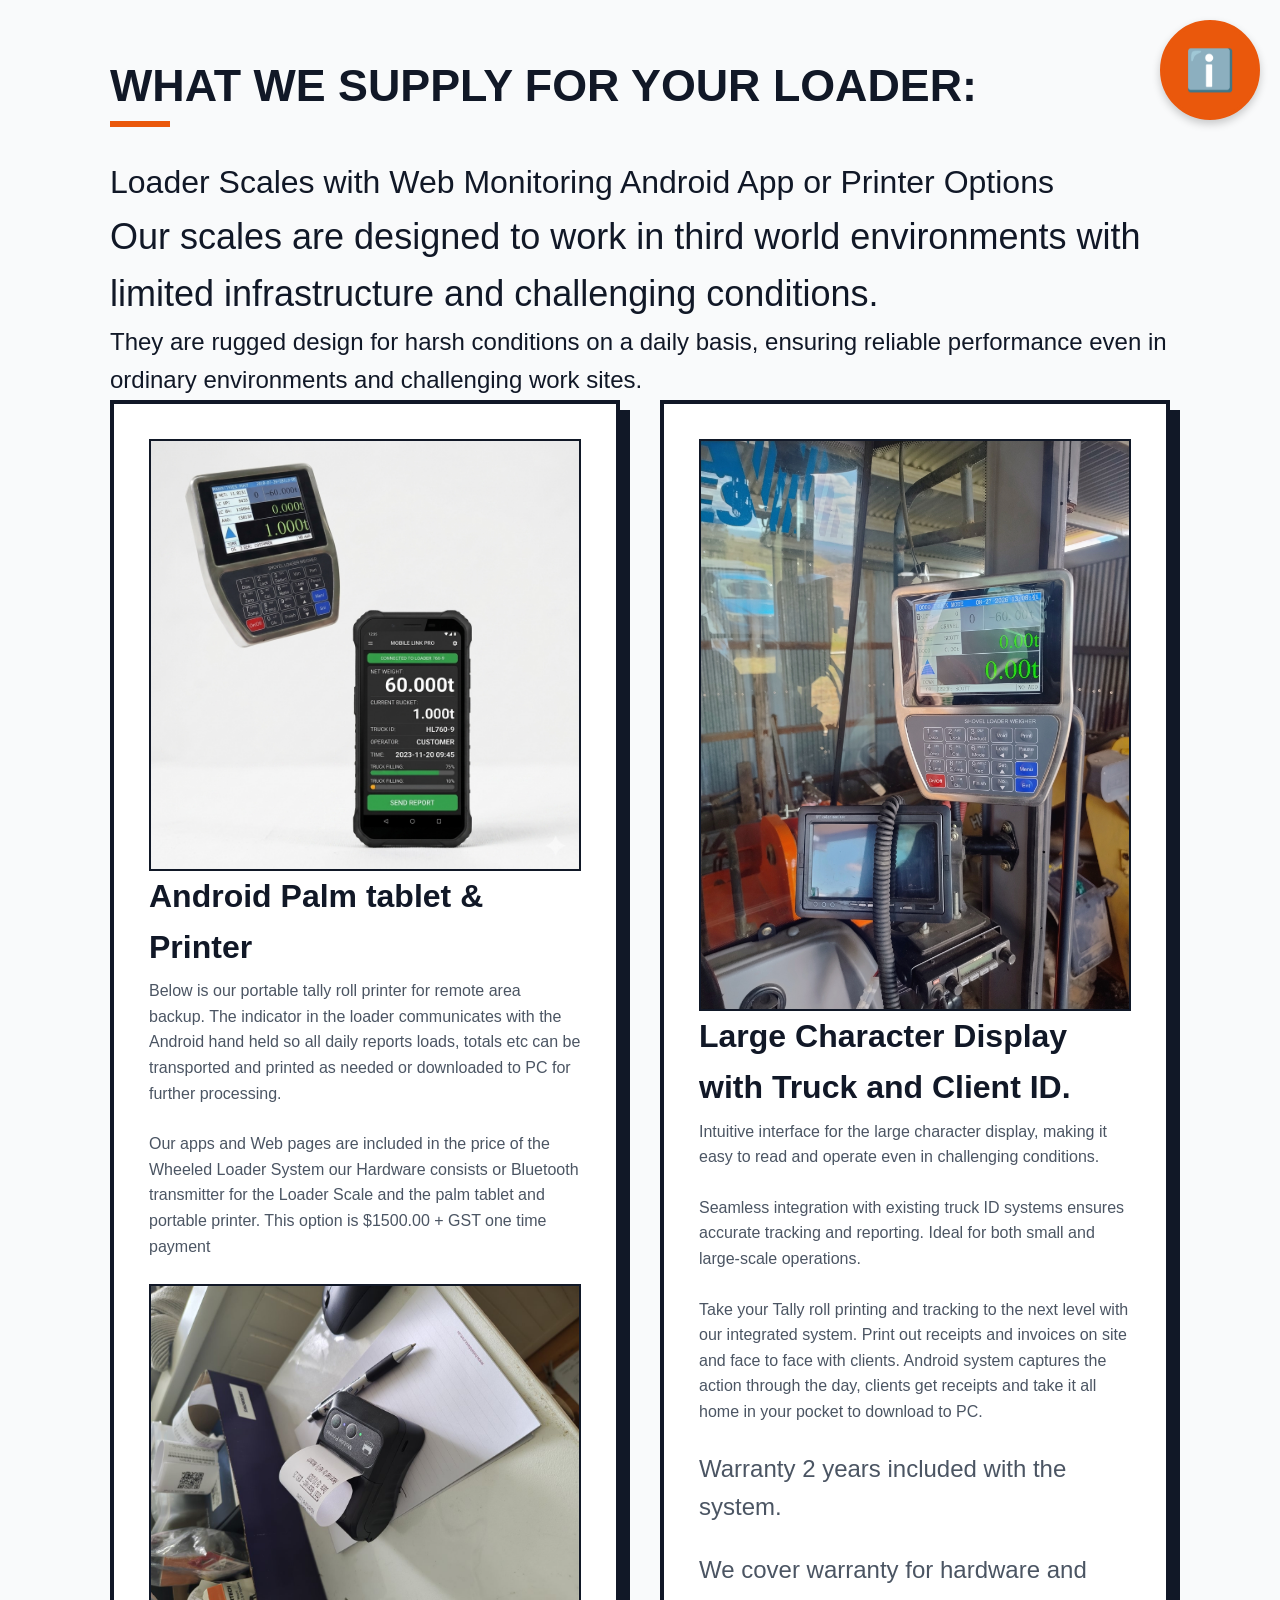
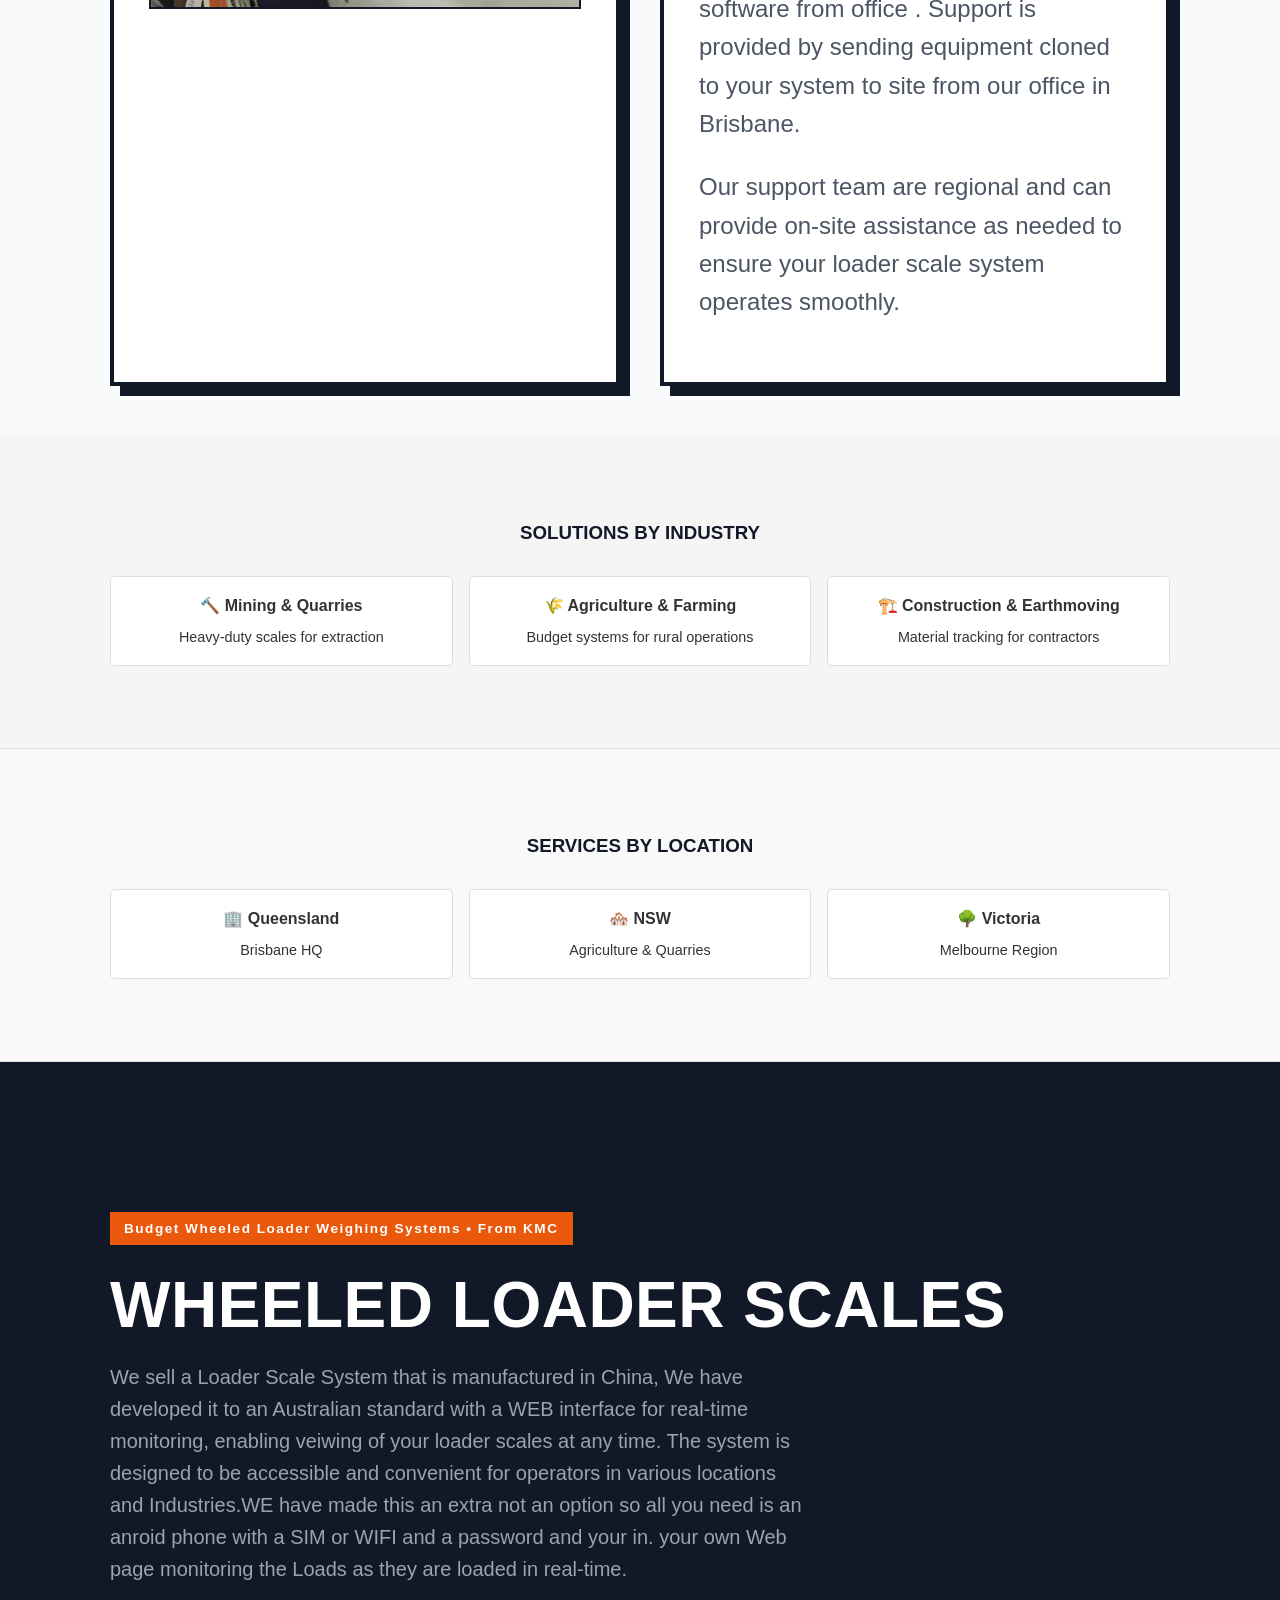
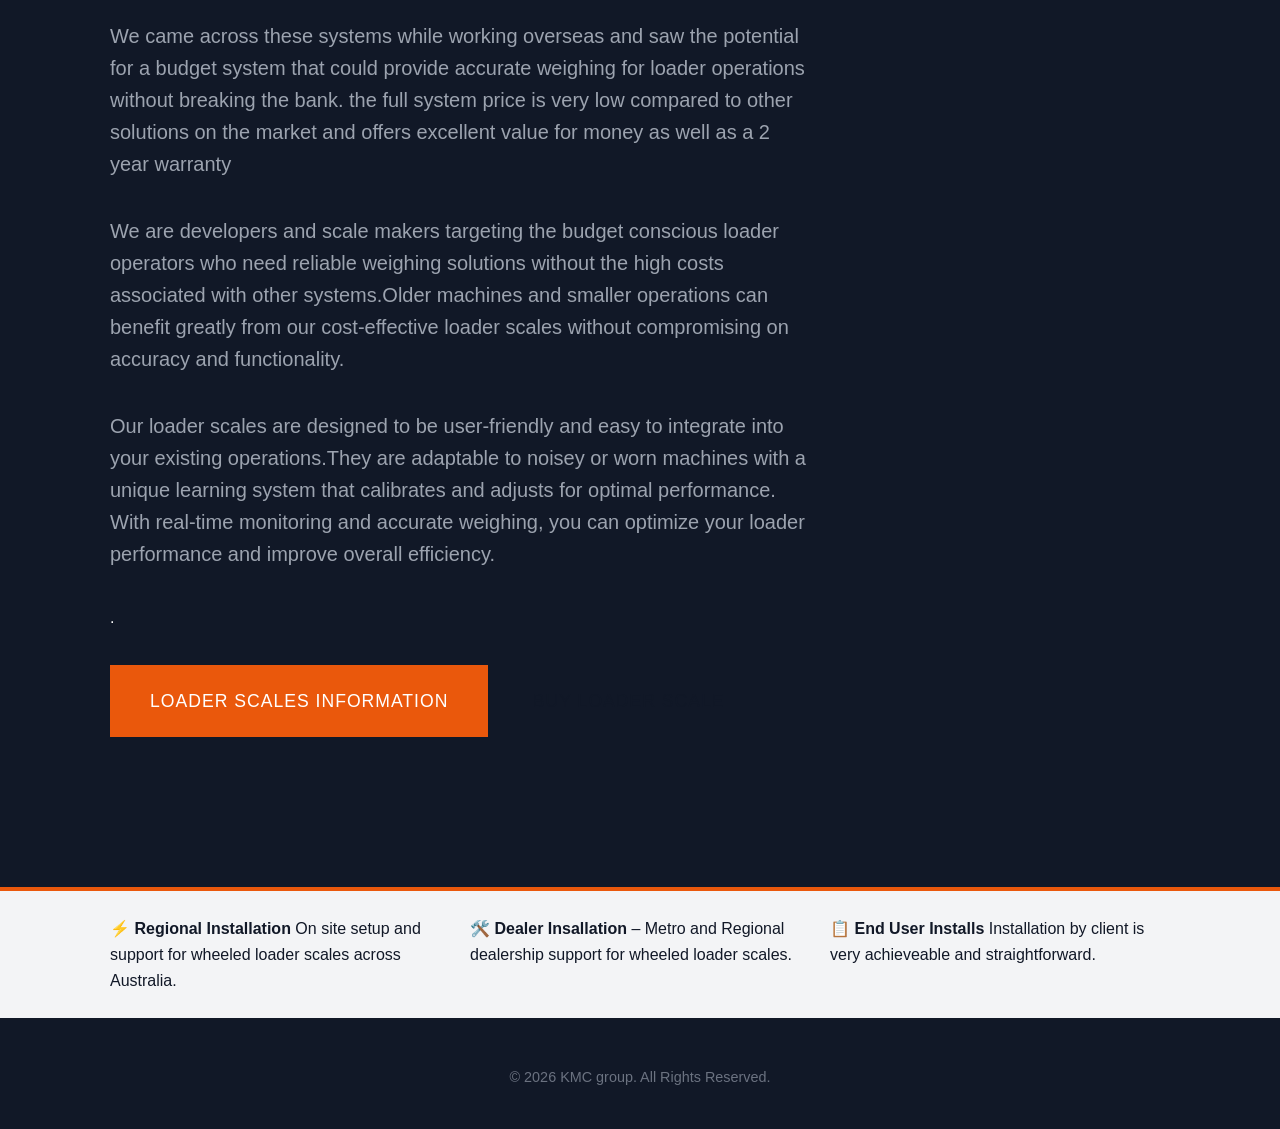
<file: index.html>
<!DOCTYPE html>
<html lang="en">
<head>
    <meta charset="UTF-8">
    <meta name="viewport" content="width=device-width, initial-scale=1.0">
    <meta name="description" content="Budget wheeled loader scales with web monitoring. Android app, real-time tracking, 2-year warranty. Designed for Australian standards.">
    <meta name="keywords" content="loader scales, weighing systems, wheeled loader, Android monitoring, loader weighing">
    <meta property="og:title" content="Wheeled Loader Scales | KMC">
    <meta property="og:description" content="Budget wheeled loader scales with web monitoring and Android app. Real-time tracking and 2-year warranty.">
    <meta property="og:image" content="LoaderSystem.png">
    <meta property="og:type" content="business.business">
    <meta name="theme-color" content="#000000">
    <meta name="google-site-verification" content="google3ccOa33c35e19d2a">
    <title>Wheeled Loader Scales | KMC | Mining, Agriculture, Construction</title>
    <link rel="stylesheet" href="style.css">
    
    <!-- Schema Markup for Organization -->
    <script type="application/ld+json">
    {
      "@context": "https://schema.org",
      "@type": "Organization",
      "name": "KMC Loader Scales",
      "url": "https://kineticmeasure.info",
      "description": "Budget wheeled loader scales with web monitoring for Australian mining, agriculture, and construction operations",
      "image": "LoaderSystem.png",
      "address": {
        "@type": "PostalAddress",
        "addressLocality": "Brisbane",
        "addressRegion": "QLD",
        "addressCountry": "AU"
      },
      "sameAs": [],
      "contactPoint": {
        "@type": "ContactPoint",
        "contactType": "Sales",
        "availableLanguage": "en"
      }
    }
    </script>
</head>
<body>

    <!-- PROJECTS & SERVICES -->
    <section class="services container">
        <h2>WHAT WE SUPPLY FOR YOUR LOADER:</h2>
        <P style="font-size: 2em;">Loader Scales with Web Monitoring Android App or Printer Options</P>
        <p style="font-size: 2.25em;">Our scales are designed to work in third world environments with limited infrastructure and challenging conditions.</p>
        <p style="font-size: 1.5em;">They are rugged design for harsh conditions on a daily basis, ensuring reliable performance even in ordinary environments and challenging work sites.</p>
       
        <div class="grid">
            <!-- Service 1 -->
            <div class="card">
                <h3>Android Palm tablet & Printer</h3>
                <p>Below is our portable tally roll printer for remote area backup. The indicator in the loader communicates with the Android hand held so all daily reports loads, totals etc can be transported and printed as needed or downloaded to PC for further processing.</p>
                <p>Our apps and Web pages are included in the price of the Wheeled Loader System our Hardware consists or Bluetooth transmitter for the Loader Scale and the palm tablet and portable printer. This option is $1500.00 + GST one time payment</p>
                <img class="card-image" src="LoaderSystem.png" alt="Full laser sensor array">
                <img class="card-image-bottom" src="portableprinter.jpg" alt="Portable tally roll printer">
            </div>

            <!-- Service 2 -->
            <div class="card">
                <h3>Large Character Display with Truck and Client ID.</h3>
                <p>Intuitive interface for the large character display, making it easy to read and operate even in challenging conditions.</p>
                <p>Seamless integration with existing truck ID systems ensures accurate tracking and reporting. Ideal for both small and large-scale operations.</p>
                <p>Take your Tally roll printing and tracking to the next level with our integrated system. Print out receipts and invoices on site and face to face with clients. Android system captures the action through the day, clients get receipts and take it all home in your pocket to download to PC.</p>
                <p style="font-size: 1.5em;">Warranty 2 years included with the system.</p>
                <p style="font-size: 1.5em;">We cover warranty for hardware and software from office . Support is provided by sending equipment cloned to your system to site from our office in Brisbane.</p>
                <p style="font-size: 1.5em;">Our support team are regional and can provide on-site assistance as needed to ensure your loader scale system operates smoothly.</p>
                <img class="card-image" src="sumeter.jpg" alt="Tally roll printer and accessories">
            </div>
        </div>
    </section>

    <!-- TOP RIGHT INFO BUTTON -->
    <a href="showcase.html" class="btn-info-corner">ℹ️</a>

    <!-- INDUSTRY & LOCATION PAGES NAVIGATION -->
    <section style="background-color: #f5f5f5; padding: 2em 0; border-bottom: 1px solid #ddd;">
        <div class="container">
            <h3 style="text-align: center; margin-bottom: 1.5em;">SOLUTIONS BY INDUSTRY</h3>
            <div style="display: grid; grid-template-columns: repeat(auto-fit, minmax(200px, 1fr)); gap: 1em; text-align: center;">
                <a href="mining-quarries.html" style="padding: 1em; background: white; border-radius: 5px; text-decoration: none; color: #333; border: 1px solid #ddd; transition: all 0.3s;">
                    <strong>🔨 Mining & Quarries</strong>
                    <p style="font-size: 0.9em; margin: 0.5em 0 0 0;">Heavy-duty scales for extraction</p>
                </a>
                <a href="agriculture.html" style="padding: 1em; background: white; border-radius: 5px; text-decoration: none; color: #333; border: 1px solid #ddd; transition: all 0.3s;">
                    <strong>🌾 Agriculture & Farming</strong>
                    <p style="font-size: 0.9em; margin: 0.5em 0 0 0;">Budget systems for rural operations</p>
                </a>
                <a href="construction.html" style="padding: 1em; background: white; border-radius: 5px; text-decoration: none; color: #333; border: 1px solid #ddd; transition: all 0.3s;">
                    <strong>🏗️ Construction & Earthmoving</strong>
                    <p style="font-size: 0.9em; margin: 0.5em 0 0 0;">Material tracking for contractors</p>
                </a>
            </div>
        </div>
    </section>

    <!-- LOCATION PAGES NAVIGATION -->
    <section style="background-color: #f9f9f9; padding: 2em 0; border-bottom: 1px solid #ddd;">
        <div class="container">
            <h3 style="text-align: center; margin-bottom: 1.5em;">SERVICES BY LOCATION</h3>
            <div style="display: grid; grid-template-columns: repeat(auto-fit, minmax(150px, 1fr)); gap: 1em; text-align: center;">
                <a href="queensland.html" style="padding: 1em; background: white; border-radius: 5px; text-decoration: none; color: #333; border: 1px solid #ddd;">
                    <strong>🏢 Queensland</strong>
                    <p style="font-size: 0.9em; margin: 0.5em 0 0 0;">Brisbane HQ</p>
                </a>
                <a href="nsw.html" style="padding: 1em; background: white; border-radius: 5px; text-decoration: none; color: #333; border: 1px solid #ddd;">
                    <strong>🏘️ NSW</strong>
                    <p style="font-size: 0.9em; margin: 0.5em 0 0 0;">Agriculture & Quarries</p>
                </a>
                <a href="victoria.html" style="padding: 1em; background: white; border-radius: 5px; text-decoration: none; color: #333; border: 1px solid #ddd;">
                    <strong>🌳 Victoria</strong>
                    <p style="font-size: 0.9em; margin: 0.5em 0 0 0;">Melbourne Region</p>
                </a>
            </div>
        </div>
    </section>

    <!-- HERO SECTION -->
    <header class="hero">
        <div class="container">
            <span class="badge">Budget Wheeled Loader Weighing Systems • From KMC</span>
            <h1>WHEELED LOADER SCALES</h1>
            <p> We sell a Loader Scale System that is manufactured in China, We have developed it to an Australian standard with a WEB interface for real-time monitoring, enabling veiwing of your loader scales at any time. The system is designed to be accessible and convenient for operators in various locations and Industries.WE have made this an extra not an option so all you need is an anroid phone with a SIM or WIFI and a password and your in. your own Web page monitoring the Loads as they are loaded in real-time.</p>
            <p> We came across these systems while working overseas and saw the potential for a budget system that could provide accurate weighing for loader operations without breaking the bank. the full system price is very low compared to other solutions on the market and offers excellent value for money as well as a 2 year warranty</p>
            <p> We are developers and scale makers targeting the budget conscious loader operators who need reliable weighing solutions without the high costs associated with other systems.Older machines and smaller operations can benefit greatly from our cost-effective loader scales without compromising on accuracy and functionality.</p>
            <p> Our loader scales are designed to be user-friendly and easy to integrate into your existing operations.They are adaptable to noisey or worn machines with a unique learning system that calibrates and adjusts for optimal performance. With real-time monitoring and accurate weighing, you can optimize your loader performance and improve overall efficiency.</p>.</p>
            
            <a href="showcase.html" class="btn btn-primary">LOADER SCALES INFORMATION</a>
            <a href="payment.html#payment" class="btn btn-secondary">BUY LOADER SCALE</a>
        </div>
    </header>

    <!-- CORE VALUE PROPOSITION -->
    <section class="value-bar">
        <div class="container value-grid">
            <div class="value-item">⚡ <strong>Regional Installation   </strong> On site setup and support for wheeled loader scales across Australia.</div>
            <div class="value-item">🛠️ <strong>Dealer Insallation</strong> – Metro and Regional dealership support for wheeled loader scales.</div>
            <div class="value-item">📋 <strong>End User Installs</strong> Installation by client is very achieveable and straightforward.</div>
        </div>
    </section>

    <!-- FOOTER -->
    <footer>
        <p>&copy; 2026 KMC group. All Rights Reserved.</p>
    </footer>

</body>
</html>
</file>
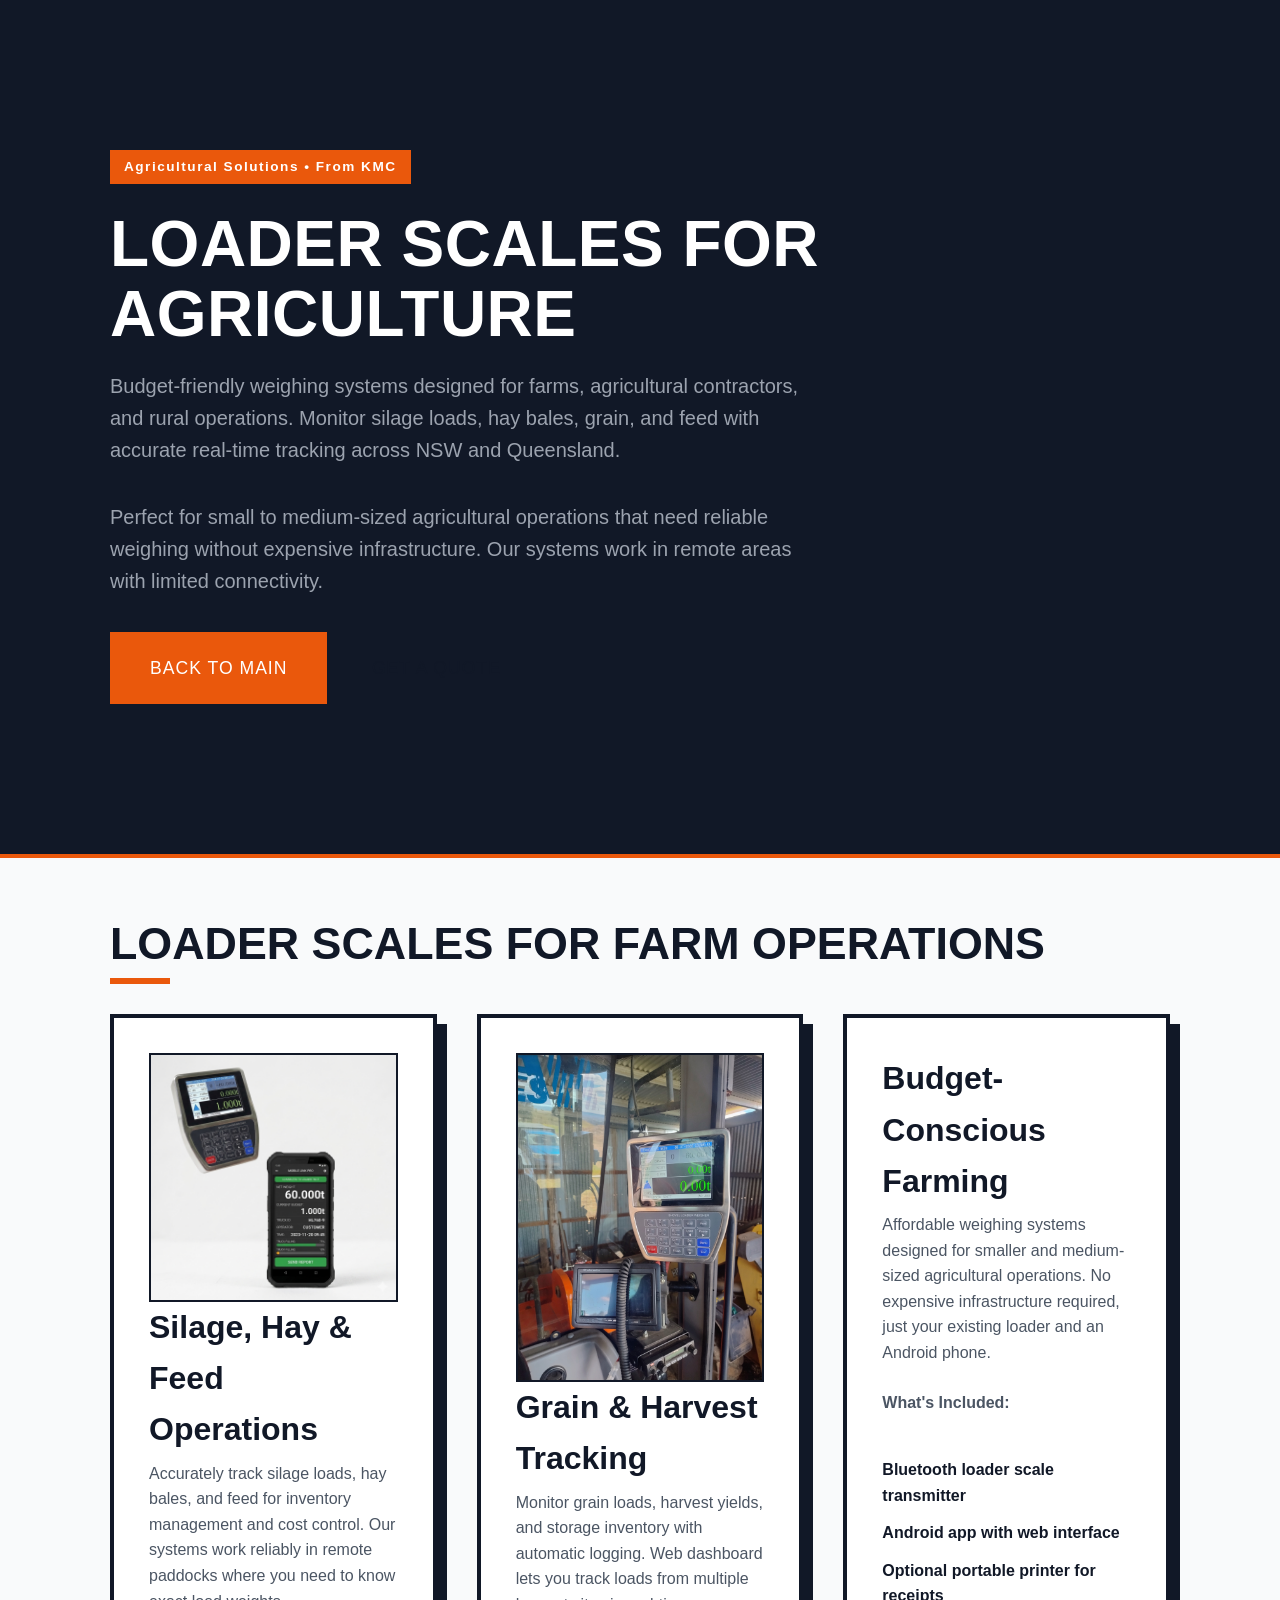
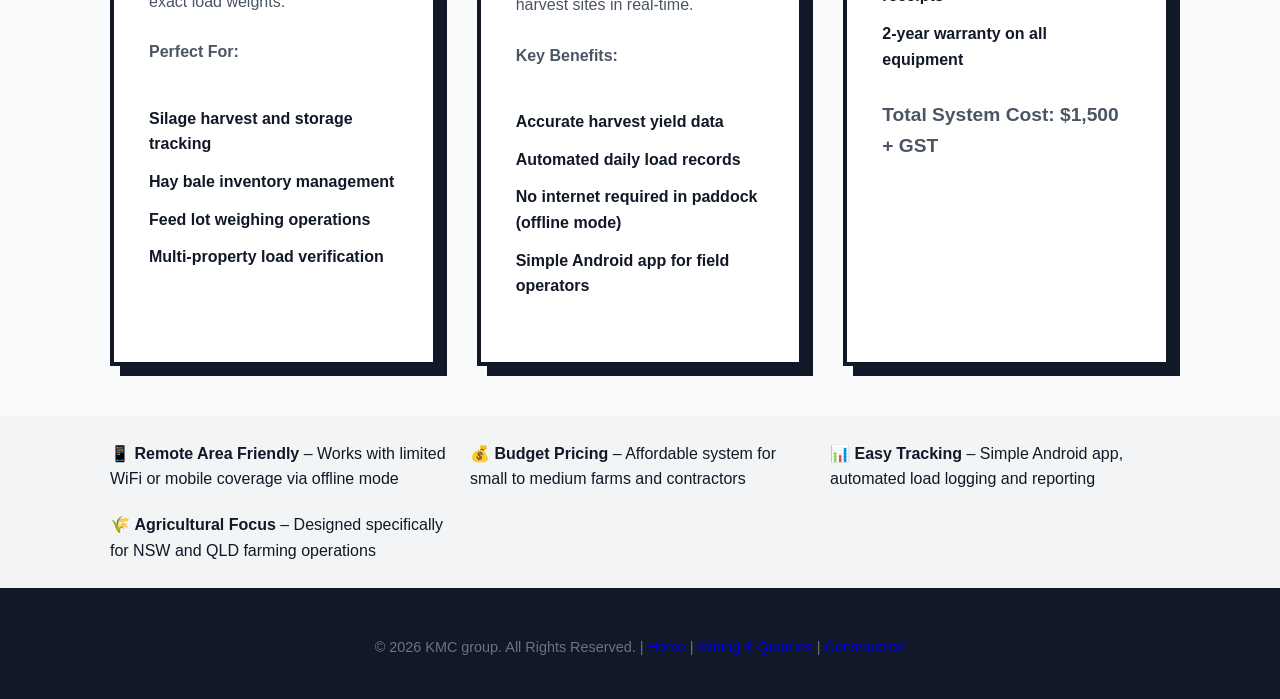
<file: agriculture.html>
<!DOCTYPE html>
<html lang="en">
<head>
    <meta charset="UTF-8">
    <meta name="viewport" content="width=device-width, initial-scale=1.0">
    <meta name="description" content="Loader scales for agriculture and farm operations. Monitor silage loads, hay bales, and grain weighing. Budget-friendly with Android app monitoring. Australian designed.">
    <meta name="keywords" content="agriculture loader scales, farm scales, silage scales, grain loader scales, hay loader scales, agricultural weighing">
    <meta property="og:title" content="Agriculture Loader Scales | KMC">
    <meta property="og:description" content="Affordable loader scales for farms and agricultural operations with real-time monitoring via Android app.">
    <meta property="og:type" content="website">
    <title>Agriculture Loader Scales | KMC</title>
    <link rel="stylesheet" href="style.css">
    
    <!-- Schema Markup -->
    <script type="application/ld+json">
    {
      "@context": "https://schema.org",
      "@type": "LocalBusiness",
      "name": "KMC Loader Scales - Agriculture Solutions",
      "description": "Budget loader scales for agriculture, farming, and silage operations",
      "url": "https://kineticmeasure.info/agriculture.html",
      "areaServed": ["QLD", "NSW", "VIC", "WA", "SA", "TAS", "ACT", "NT"],
      "serviceType": "Agricultural Weighing Systems"
    }
    </script>
</head>
<body>

    <!-- HERO SECTION -->
    <header class="hero">
        <div class="container">
            <span class="badge">Agricultural Solutions • From KMC</span>
            <h1>LOADER SCALES FOR AGRICULTURE</h1>
            <p>Budget-friendly weighing systems designed for farms, agricultural contractors, and rural operations. Monitor silage loads, hay bales, grain, and feed with accurate real-time tracking across NSW and Queensland.</p>
            <p>Perfect for small to medium-sized agricultural operations that need reliable weighing without expensive infrastructure. Our systems work in remote areas with limited connectivity.</p>
            
            <a href="index.html" class="btn btn-primary">BACK TO MAIN</a>
            <a href="payment.html#payment" class="btn btn-secondary">GET A QUOTE</a>
        </div>
    </header>

    <!-- AGRICULTURE SPECIFIC SECTION -->
    <section class="services container">
        <h2>LOADER SCALES FOR FARM OPERATIONS</h2>
        
        <div class="grid">
            <!-- Silage & Feed -->
            <div class="card">
                <h3>Silage, Hay & Feed Operations</h3>
                <p>Accurately track silage loads, hay bales, and feed for inventory management and cost control. Our systems work reliably in remote paddocks where you need to know exact load weights.</p>
                <p><strong>Perfect For:</strong></p>
                <ul style="text-align: left; margin: 1em 0;">
                    <li>Silage harvest and storage tracking</li>
                    <li>Hay bale inventory management</li>
                    <li>Feed lot weighing operations</li>
                    <li>Multi-property load verification</li>
                </ul>
                <img class="card-image" src="LoaderSystem.png" alt="Agricultural loader scale">
            </div>

            <!-- Grain & Harvest -->
            <div class="card">
                <h3>Grain & Harvest Tracking</h3>
                <p>Monitor grain loads, harvest yields, and storage inventory with automatic logging. Web dashboard lets you track loads from multiple harvest sites in real-time.</p>
                <p><strong>Key Benefits:</strong></p>
                <ul style="text-align: left; margin: 1em 0;">
                    <li>Accurate harvest yield data</li>
                    <li>Automated daily load records</li>
                    <li>No internet required in paddock (offline mode)</li>
                    <li>Simple Android app for field operators</li>
                </ul>
                <img class="card-image" src="sumeter.jpg" alt="Portable printer for farm use">
            </div>

            <!-- Budget Operations -->
            <div class="card">
                <h3>Budget-Conscious Farming</h3>
                <p>Affordable weighing systems designed for smaller and medium-sized agricultural operations. No expensive infrastructure required, just your existing loader and an Android phone.</p>
                <p><strong>What's Included:</strong></p>
                <ul style="text-align: left; margin: 1em 0;">
                    <li>Bluetooth loader scale transmitter</li>
                    <li>Android app with web interface</li>
                    <li>Optional portable printer for receipts</li>
                    <li>2-year warranty on all equipment</li>
                </ul>
                <p style="font-size: 1.2em;"><strong>Total System Cost: $1,500 + GST</strong></p>
            </div>
        </div>
    </section>

    <!-- REGIONAL FOCUS -->
    <section class="value-bar">
        <div class="container value-grid">
            <div class="value-item">📱 <strong>Remote Area Friendly</strong> – Works with limited WiFi or mobile coverage via offline mode</div>
            <div class="value-item">💰 <strong>Budget Pricing</strong> – Affordable system for small to medium farms and contractors</div>
            <div class="value-item">📊 <strong>Easy Tracking</strong> – Simple Android app, automated load logging and reporting</div>
            <div class="value-item">🌾 <strong>Agricultural Focus</strong> – Designed specifically for NSW and QLD farming operations</div>
        </div>
    </section>

    <!-- FOOTER -->
    <footer>
        <p>&copy; 2026 KMC group. All Rights Reserved. | <a href="index.html">Home</a> | <a href="mining-quarries.html">Mining & Quarries</a> | <a href="construction.html">Construction</a></p>
    </footer>

</body>
</html>
</file>
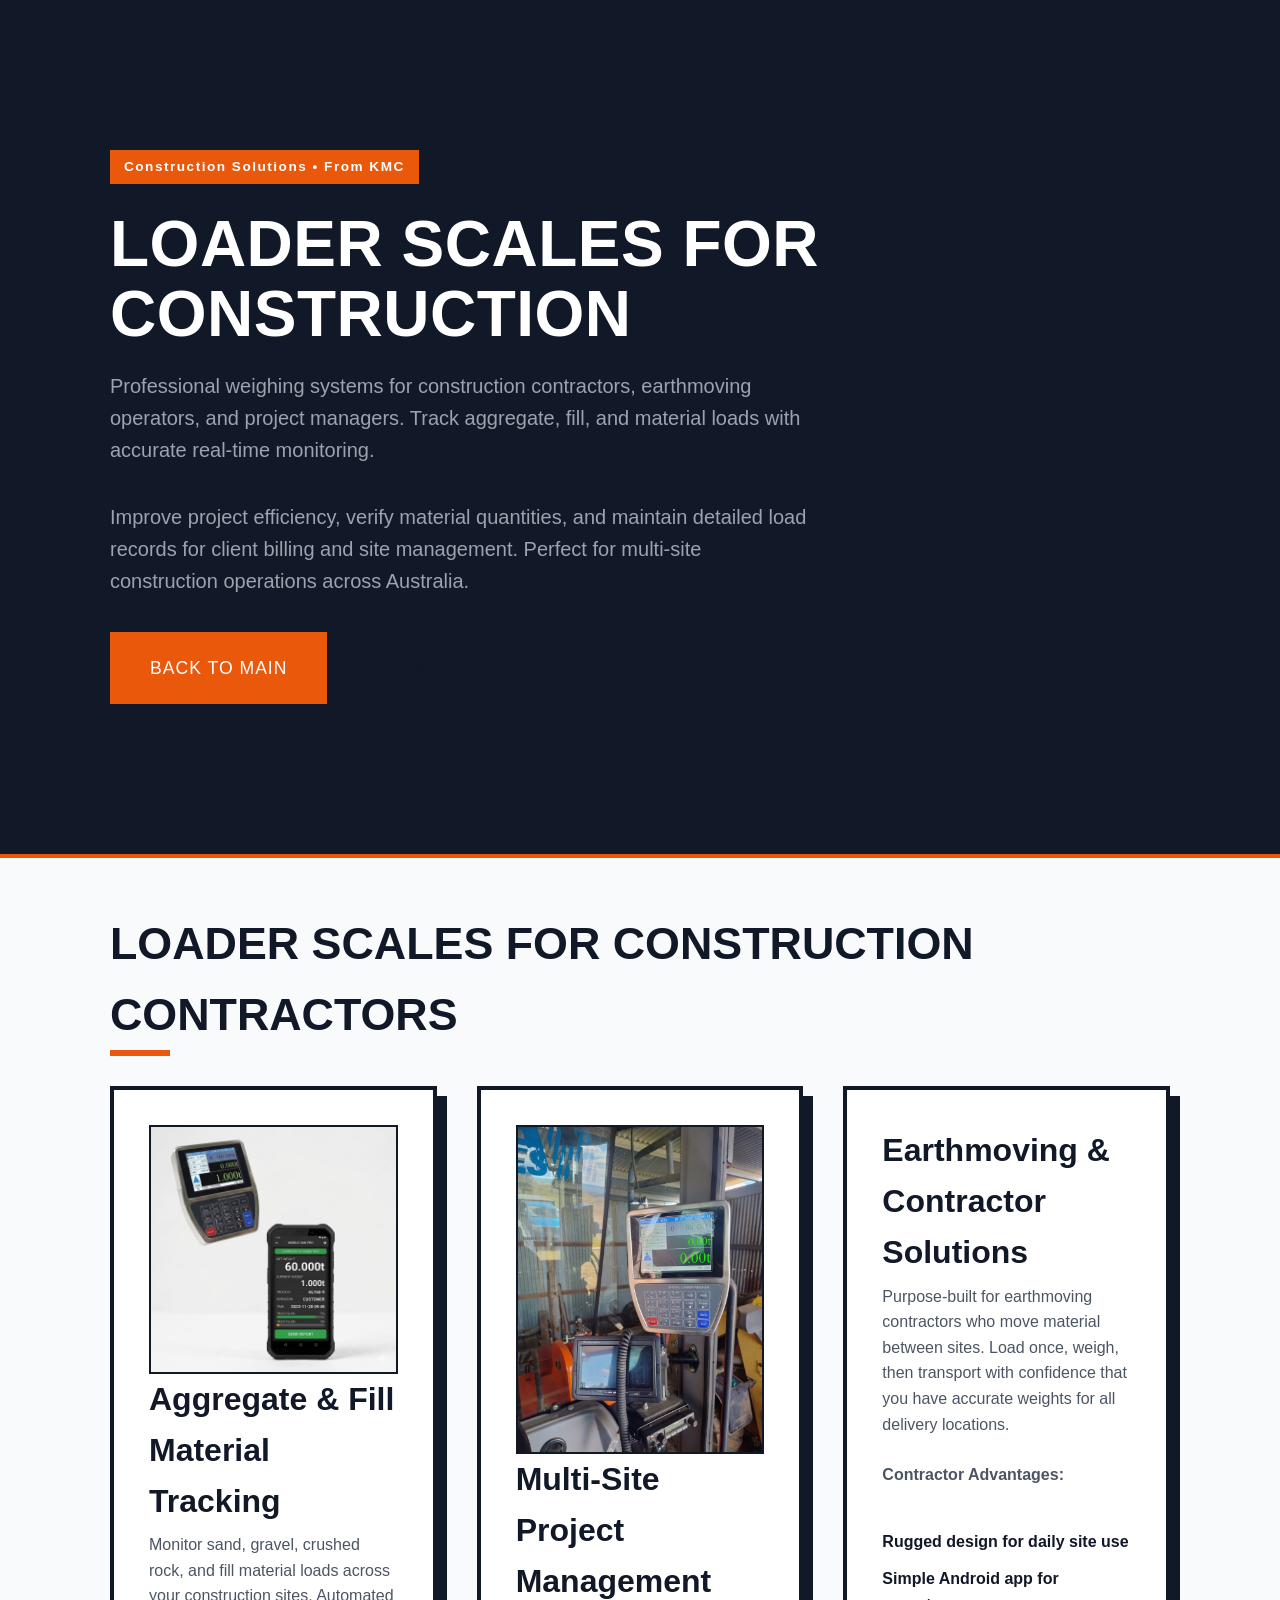
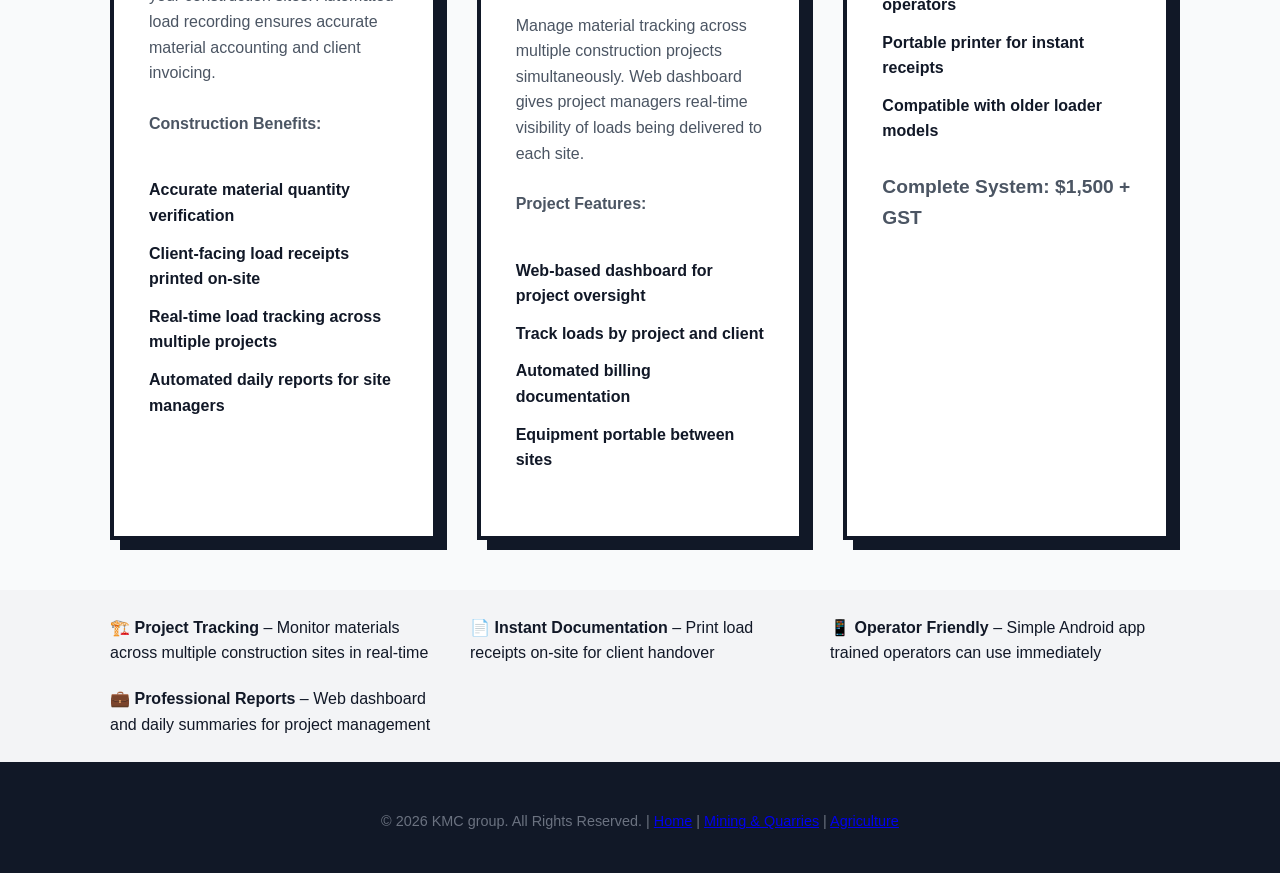
<file: construction.html>
<!DOCTYPE html>
<html lang="en">
<head>
    <meta charset="UTF-8">
    <meta name="viewport" content="width=device-width, initial-scale=1.0">
    <meta name="description" content="Loader scales for construction and earthmoving contractors. Track aggregate, fill, and material loads with real-time web monitoring. Australian made, 2-year warranty.">
    <meta name="keywords" content="construction loader scales, earthmoving scales, aggregate loader scales, contractor scales, material weighing">
    <meta property="og:title" content="Construction Loader Scales | KMC">
    <meta property="og:description" content="Affordable loader scales for construction contractors with real-time monitoring and instant load records.">
    <meta property="og:type" content="website">
    <title>Construction Loader Scales | KMC</title>
    <link rel="stylesheet" href="style.css">
    
    <!-- Schema Markup -->
    <script type="application/ld+json">
    {
      "@context": "https://schema.org",
      "@type": "LocalBusiness",
      "name": "KMC Loader Scales - Construction Solutions",
      "description": "Weighing systems for construction contractors and earthmoving operations",
      "url": "https://kineticmeasure.info/construction.html",
      "areaServed": ["QLD", "NSW", "VIC", "WA", "SA", "TAS", "ACT", "NT"],
      "serviceType": "Construction Weighing Systems"
    }
    </script>
</head>
<body>

    <!-- HERO SECTION -->
    <header class="hero">
        <div class="container">
            <span class="badge">Construction Solutions • From KMC</span>
            <h1>LOADER SCALES FOR CONSTRUCTION</h1>
            <p>Professional weighing systems for construction contractors, earthmoving operators, and project managers. Track aggregate, fill, and material loads with accurate real-time monitoring.</p>
            <p>Improve project efficiency, verify material quantities, and maintain detailed load records for client billing and site management. Perfect for multi-site construction operations across Australia.</p>
            
            <a href="index.html" class="btn btn-primary">BACK TO MAIN</a>
            <a href="payment.html#payment" class="btn btn-secondary">GET A QUOTE</a>
        </div>
    </header>

    <!-- CONSTRUCTION SPECIFIC SECTION -->
    <section class="services container">
        <h2>LOADER SCALES FOR CONSTRUCTION CONTRACTORS</h2>
        
        <div class="grid">
            <!-- Aggregate & Fill -->
            <div class="card">
                <h3>Aggregate & Fill Material Tracking</h3>
                <p>Monitor sand, gravel, crushed rock, and fill material loads across your construction sites. Automated load recording ensures accurate material accounting and client invoicing.</p>
                <p><strong>Construction Benefits:</strong></p>
                <ul style="text-align: left; margin: 1em 0;">
                    <li>Accurate material quantity verification</li>
                    <li>Client-facing load receipts printed on-site</li>
                    <li>Real-time load tracking across multiple projects</li>
                    <li>Automated daily reports for site managers</li>
                </ul>
                <img class="card-image" src="LoaderSystem.png" alt="Construction loader scale system">
            </div>

            <!-- Project Management -->
            <div class="card">
                <h3>Multi-Site Project Management</h3>
                <p>Manage material tracking across multiple construction projects simultaneously. Web dashboard gives project managers real-time visibility of loads being delivered to each site.</p>
                <p><strong>Project Features:</strong></p>
                <ul style="text-align: left; margin: 1em 0;">
                    <li>Web-based dashboard for project oversight</li>
                    <li>Track loads by project and client</li>
                    <li>Automated billing documentation</li>
                    <li>Equipment portable between sites</li>
                </ul>
                <img class="card-image" src="sumeter.jpg" alt="Mobile printer for site use">
            </div>

            <!-- Contractor Solutions -->
            <div class="card">
                <h3>Earthmoving & Contractor Solutions</h3>
                <p>Purpose-built for earthmoving contractors who move material between sites. Load once, weigh, then transport with confidence that you have accurate weights for all delivery locations.</p>
                <p><strong>Contractor Advantages:</strong></p>
                <ul style="text-align: left; margin: 1em 0;">
                    <li>Rugged design for daily site use</li>
                    <li>Simple Android app for operators</li>
                    <li>Portable printer for instant receipts</li>
                    <li>Compatible with older loader models</li>
                </ul>
                <p style="font-size: 1.2em;"><strong>Complete System: $1,500 + GST</strong></p>
            </div>
        </div>
    </section>

    <!-- CONSTRUCTION FOCUS -->
    <section class="value-bar">
        <div class="container value-grid">
            <div class="value-item">🏗️ <strong>Project Tracking</strong> – Monitor materials across multiple construction sites in real-time</div>
            <div class="value-item">📄 <strong>Instant Documentation</strong> – Print load receipts on-site for client handover</div>
            <div class="value-item">📱 <strong>Operator Friendly</strong> – Simple Android app trained operators can use immediately</div>
            <div class="value-item">💼 <strong>Professional Reports</strong> – Web dashboard and daily summaries for project management</div>
        </div>
    </section>

    <!-- FOOTER -->
    <footer>
        <p>&copy; 2026 KMC group. All Rights Reserved. | <a href="index.html">Home</a> | <a href="mining-quarries.html">Mining & Quarries</a> | <a href="agriculture.html">Agriculture</a></p>
    </footer>

</body>
</html>
</file>
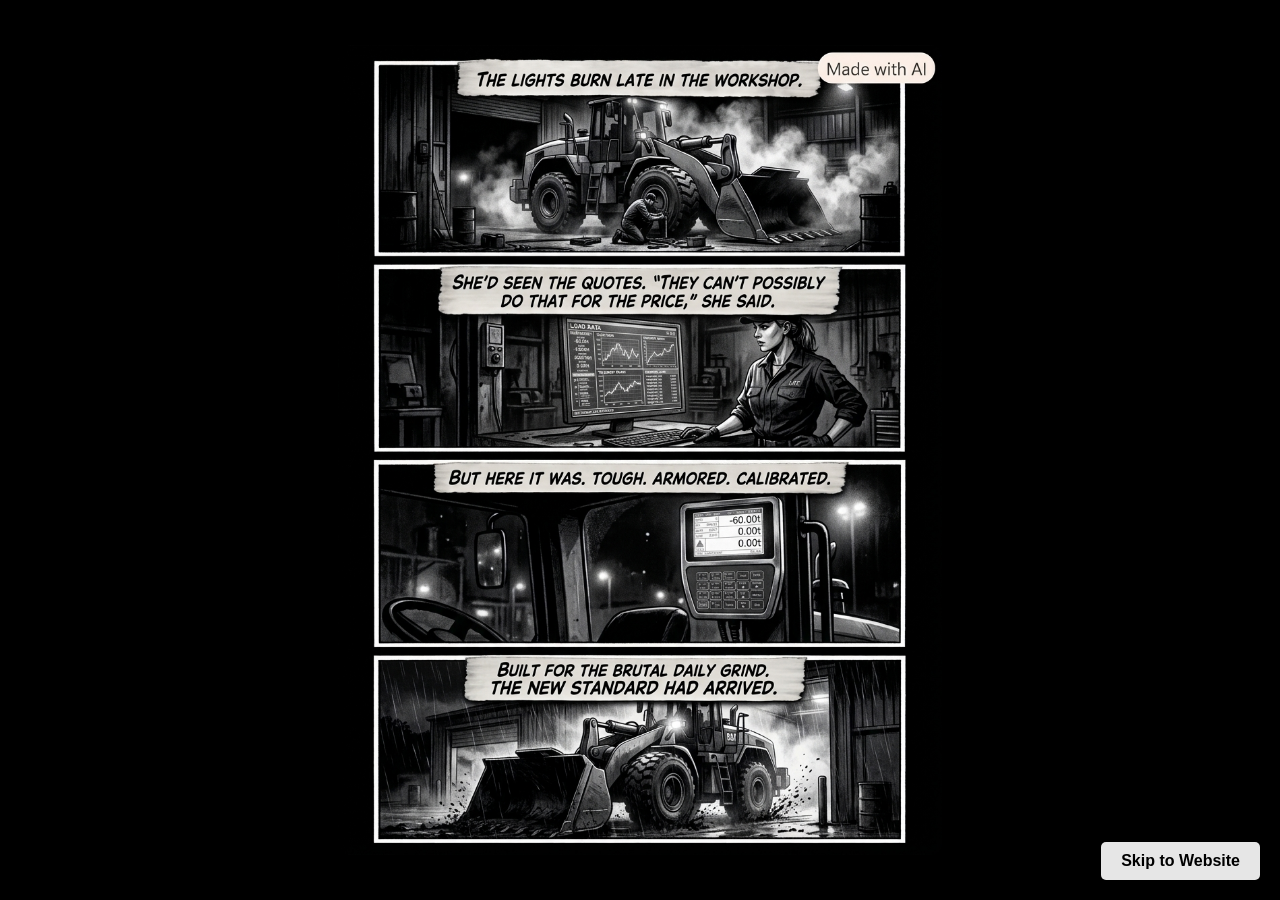
<file: introduction.html>
<!DOCTYPE html>
<html lang="en">
<head>
    <meta charset="UTF-8">
    <meta name="viewport" content="width=device-width, initial-scale=1.0">
    <meta name="description" content="Welcome to Loader Scales - Your premiere solution for precision loading and weighing systems.">
    <meta name="robots" content="index, follow">
    <meta property="og:title" content="Loader Scales - Precision Weighing Solutions">
    <meta property="og:description" content="Welcome to Loader Scales - Your premiere solution for precision loading and weighing systems.">
    <meta property="og:image" content="introduction.jpg">
    <meta property="og:type" content="website">
    <meta name="theme-color" content="#000000">
    <title>Loader Scales - Introduction</title>
</head>
<body style="margin: 0; padding: 0; overflow: hidden;">
    <!-- Page Intro Splash -->
    <div id="intro-splash" style="position: fixed; width: 100%; height: 100%; background: #000; z-index: 9999; transition: opacity 1s; display: flex; align-items: center; justify-content: center;">
        <!-- Centered Image Container -->
        <img src="introduction.jpg" alt="Loader Scales Introduction" style="max-width: 90%; max-height: 90%; object-fit: contain; border-radius: 10px;" />
        
        <!-- The crucial skip button -->
        <button onclick="closeSplash()" style="position: absolute; bottom: 20px; right: 20px; padding: 10px 20px; font-size: 16px; background: rgba(255,255,255,0.9); color: #000; border: none; border-radius: 5px; cursor: pointer; font-weight: bold;">Skip to Website</button>
    </div>

    <script>
        // Automatically fade out after 7 seconds
        setTimeout(closeSplash, 7000); 

        function closeSplash() {
            const splash = document.getElementById('intro-splash');
            splash.style.opacity = '0';
            splash.style.pointerEvents = 'none';
            setTimeout(() => {
                splash.style.display = 'none';
                window.location.href = 'index.html'; // Redirect to index page
            }, 1000);
        }
    </script>
</body>
</html>
</file>
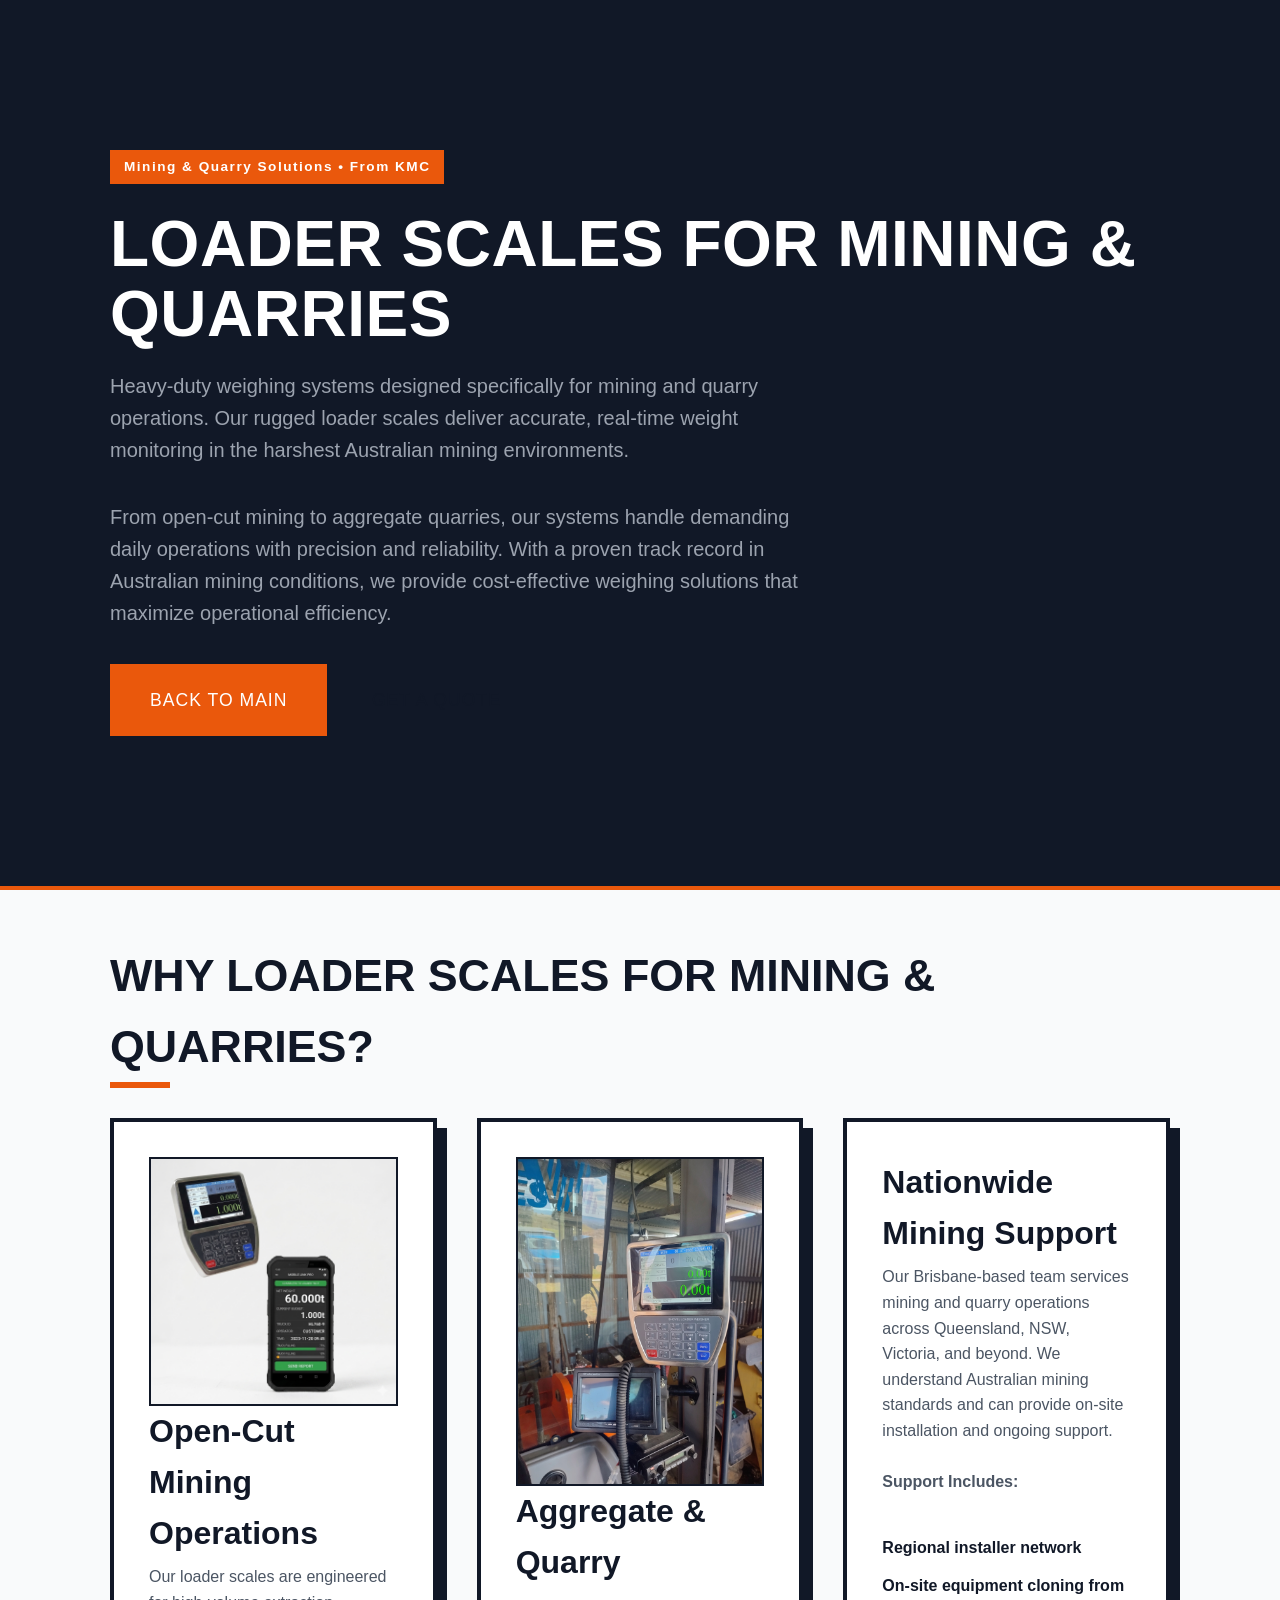
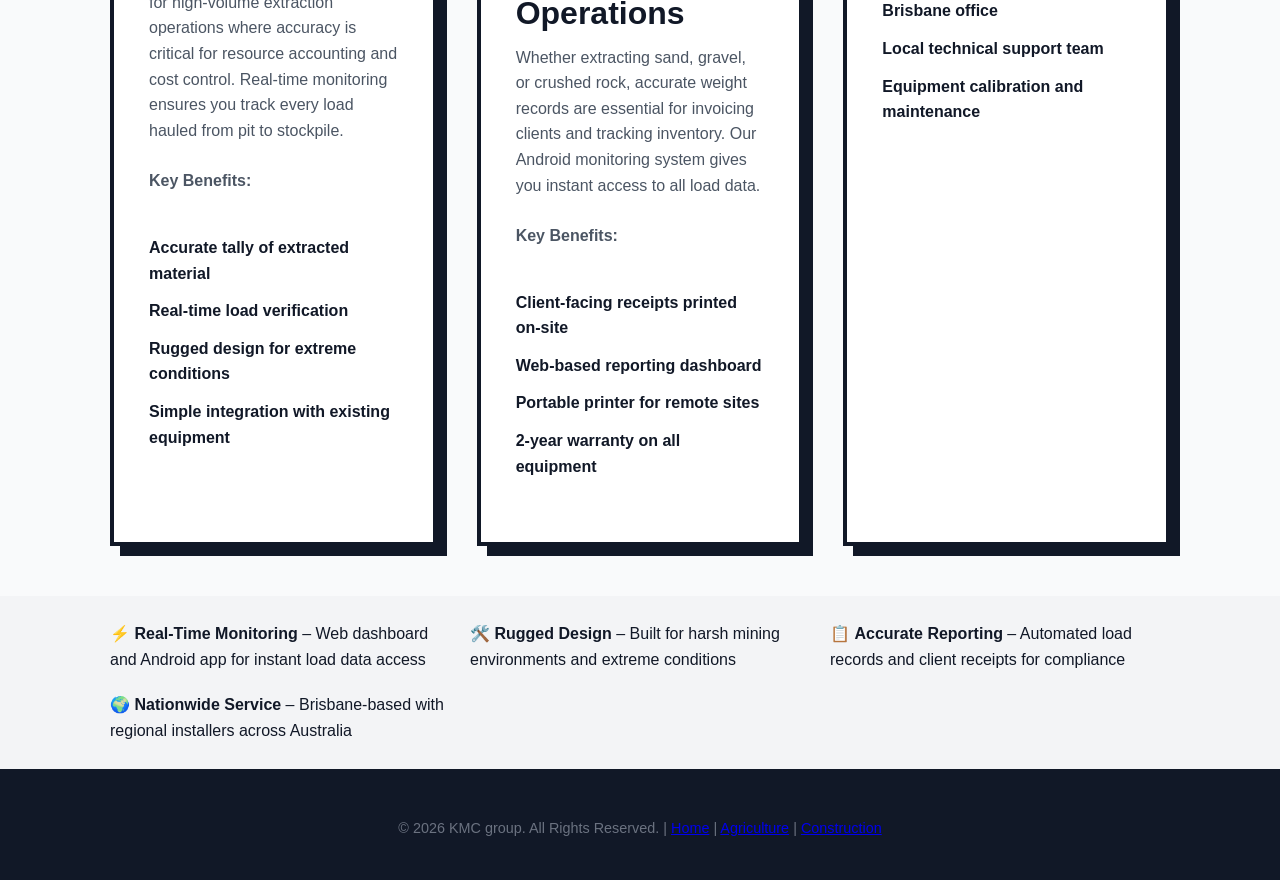
<file: mining-quarries.html>
<!DOCTYPE html>
<html lang="en">
<head>
    <meta charset="UTF-8">
    <meta name="viewport" content="width=device-width, initial-scale=1.0">
    <meta name="description" content="Heavy-duty loader scales for mining and quarry operations. Real-time weight monitoring, rugged design for harsh conditions. Australian made, 2-year warranty.">
    <meta name="keywords" content="mining loader scales, quarry scales, heavy loader scales, aggregate scales, mining weighing systems">
    <meta property="og:title" content="Mining & Quarry Loader Scales | KMC">
    <meta property="og:description" content="Rugged loader scales designed for mining and quarry operations with real-time monitoring and 2-year warranty.">
    <meta property="og:type" content="website">
    <title>Mining & Quarry Loader Scales | KMC</title>
    <link rel="stylesheet" href="style.css">
    
    <!-- Schema Markup for Local Business -->
    <script type="application/ld+json">
    {
      "@context": "https://schema.org",
      "@type": "LocalBusiness",
      "name": "KMC Loader Scales - Mining & Quarry Solutions",
      "description": "Heavy-duty loader scales for mining and quarry operations with real-time monitoring",
      "url": "https://kineticmeasure.info/mining-quarries.html",
      "telephone": "",
      "address": {
        "@type": "PostalAddress",
        "addressLocality": "Brisbane",
        "addressRegion": "QLD",
        "postalCode": "",
        "addressCountry": "AU"
      },
      "geo": {
        "@type": "GeoCoordinates",
        "latitude": -27.4698,
        "longitude": 153.0251
      },
      "image": "LoaderSystem.png",
      "priceRange": "$$",
      "areaServed": ["QLD", "NSW", "VIC", "WA", "SA", "TAS", "ACT", "NT"],
      "serviceType": "Loader Scales & Weighing Systems"
    }
    </script>
</head>
<body>

    <!-- HERO SECTION -->
    <header class="hero">
        <div class="container">
            <span class="badge">Mining & Quarry Solutions • From KMC</span>
            <h1>LOADER SCALES FOR MINING & QUARRIES</h1>
            <p>Heavy-duty weighing systems designed specifically for mining and quarry operations. Our rugged loader scales deliver accurate, real-time weight monitoring in the harshest Australian mining environments.</p>
            <p>From open-cut mining to aggregate quarries, our systems handle demanding daily operations with precision and reliability. With a proven track record in Australian mining conditions, we provide cost-effective weighing solutions that maximize operational efficiency.</p>
            
            <a href="index.html" class="btn btn-primary">BACK TO MAIN</a>
            <a href="payment.html#payment" class="btn btn-secondary">GET A QUOTE</a>
        </div>
    </header>

    <!-- INDUSTRY SPECIFIC SECTION -->
    <section class="services container">
        <h2>WHY LOADER SCALES FOR MINING & QUARRIES?</h2>
        
        <div class="grid">
            <!-- Mining Benefits -->
            <div class="card">
                <h3>Open-Cut Mining Operations</h3>
                <p>Our loader scales are engineered for high-volume extraction operations where accuracy is critical for resource accounting and cost control. Real-time monitoring ensures you track every load hauled from pit to stockpile.</p>
                <p><strong>Key Benefits:</strong></p>
                <ul style="text-align: left; margin: 1em 0;">
                    <li>Accurate tally of extracted material</li>
                    <li>Real-time load verification</li>
                    <li>Rugged design for extreme conditions</li>
                    <li>Simple integration with existing equipment</li>
                </ul>
                <img class="card-image" src="LoaderSystem.png" alt="Mining loader scale system">
            </div>

            <!-- Quarry Operations -->
            <div class="card">
                <h3>Aggregate & Quarry Operations</h3>
                <p>Whether extracting sand, gravel, or crushed rock, accurate weight records are essential for invoicing clients and tracking inventory. Our Android monitoring system gives you instant access to all load data.</p>
                <p><strong>Key Benefits:</strong></p>
                <ul style="text-align: left; margin: 1em 0;">
                    <li>Client-facing receipts printed on-site</li>
                    <li>Web-based reporting dashboard</li>
                    <li>Portable printer for remote sites</li>
                    <li>2-year warranty on all equipment</li>
                </ul>
                <img class="card-image" src="sumeter.jpg" alt="Portable tally printer for quarry operations">
            </div>

            <!-- Regional Support -->
            <div class="card">
                <h3>Nationwide Mining Support</h3>
                <p>Our Brisbane-based team services mining and quarry operations across Queensland, NSW, Victoria, and beyond. We understand Australian mining standards and can provide on-site installation and ongoing support.</p>
                <p><strong>Support Includes:</strong></p>
                <ul style="text-align: left; margin: 1em 0;">
                    <li>Regional installer network</li>
                    <li>On-site equipment cloning from Brisbane office</li>
                    <li>Local technical support team</li>
                    <li>Equipment calibration and maintenance</li>
                </ul>
            </div>
        </div>
    </section>

    <!-- SPECIFICATIONS -->
    <section class="value-bar">
        <div class="container value-grid">
            <div class="value-item">⚡ <strong>Real-Time Monitoring</strong> – Web dashboard and Android app for instant load data access</div>
            <div class="value-item">🛠️ <strong>Rugged Design</strong> – Built for harsh mining environments and extreme conditions</div>
            <div class="value-item">📋 <strong>Accurate Reporting</strong> – Automated load records and client receipts for compliance</div>
            <div class="value-item">🌍 <strong>Nationwide Service</strong> – Brisbane-based with regional installers across Australia</div>
        </div>
    </section>

    <!-- FOOTER -->
    <footer>
        <p>&copy; 2026 KMC group. All Rights Reserved. | <a href="index.html">Home</a> | <a href="agriculture.html">Agriculture</a> | <a href="construction.html">Construction</a></p>
    </footer>

</body>
</html>
</file>
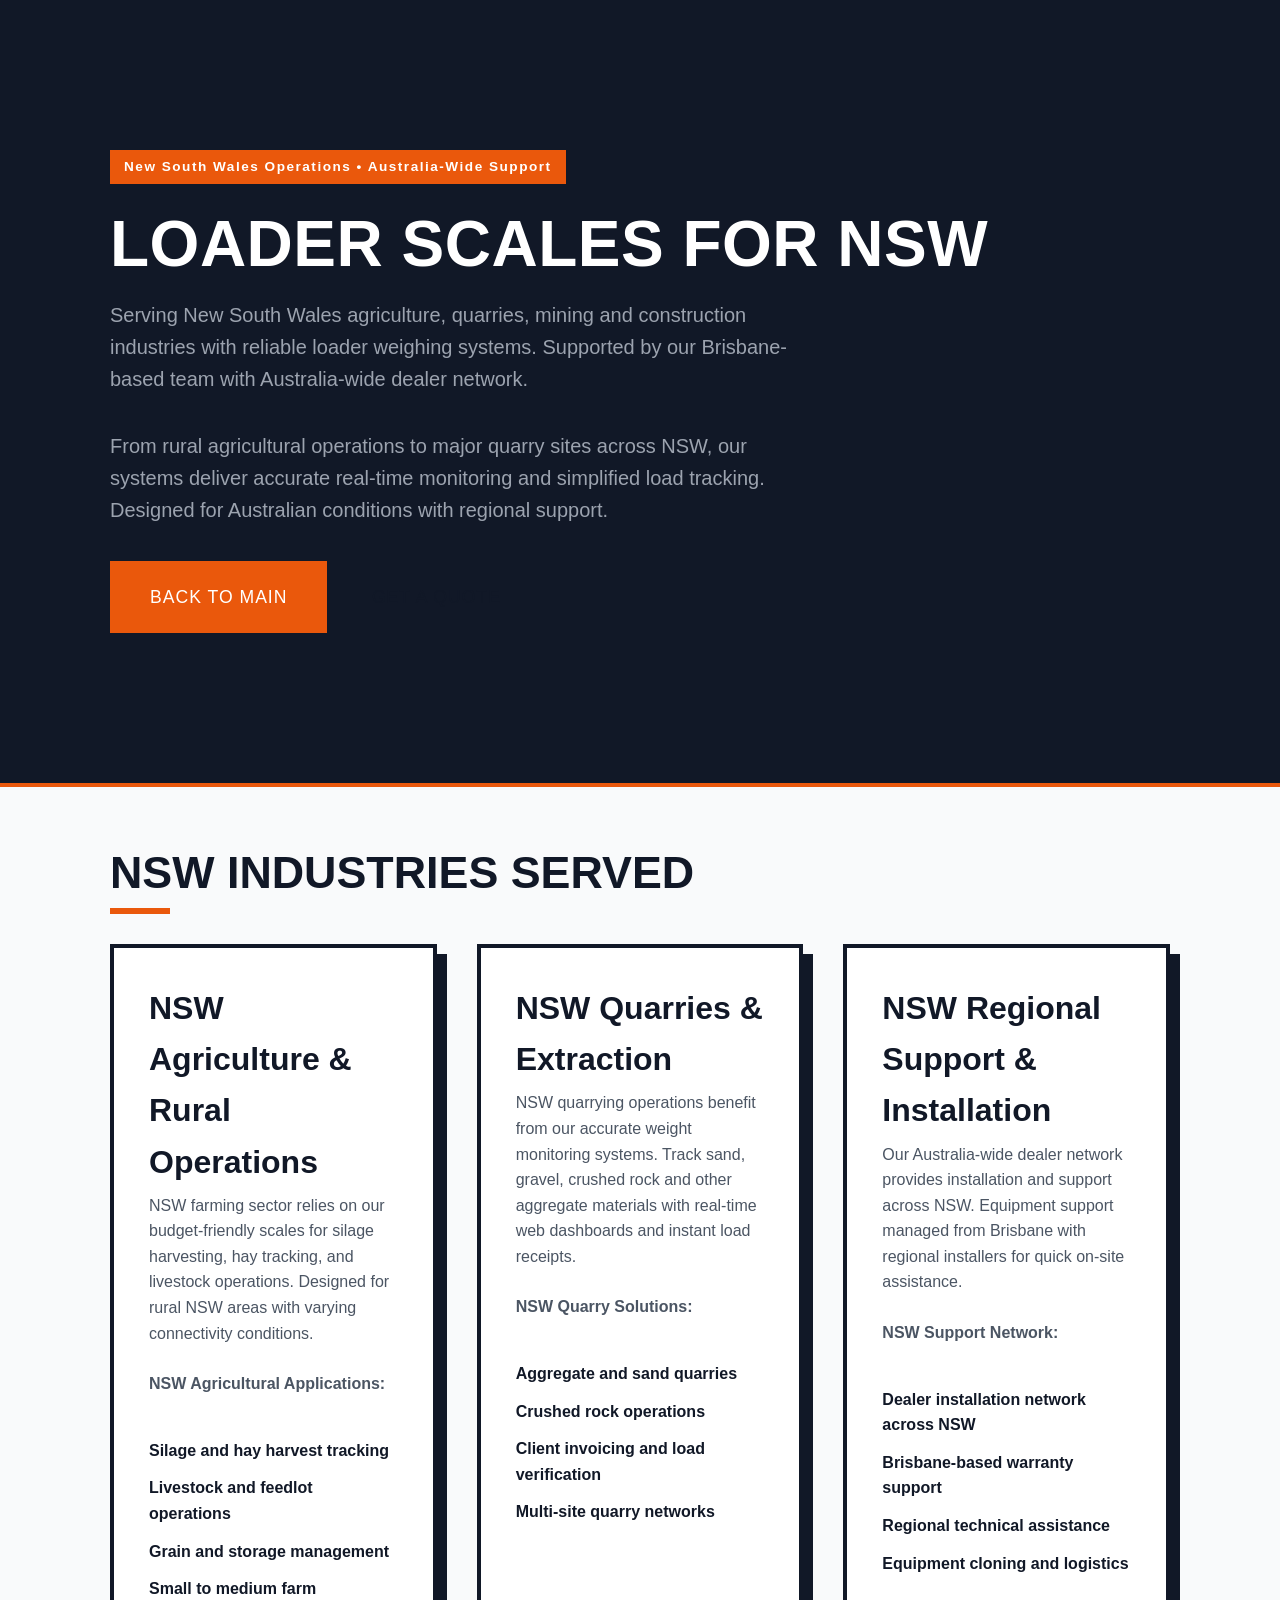
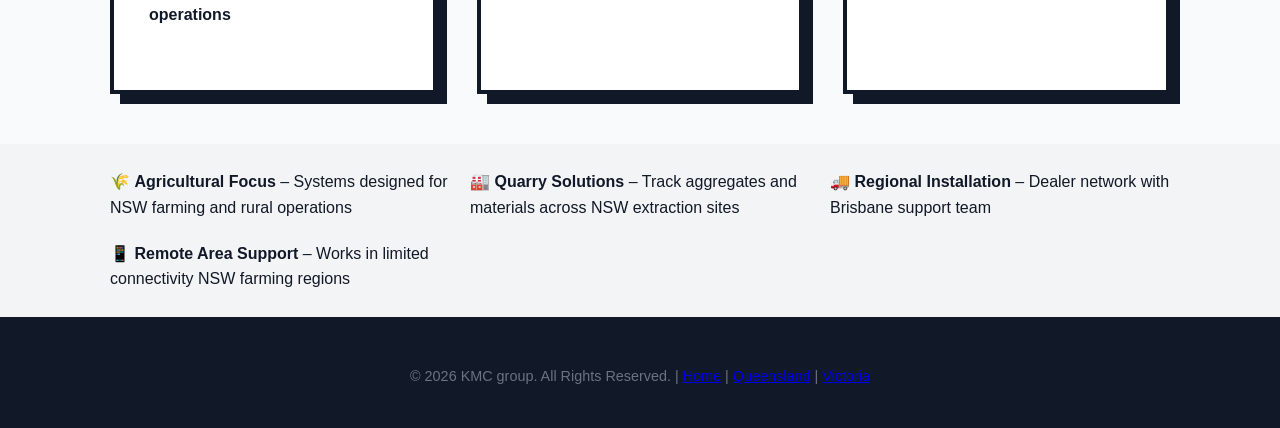
<file: nsw.html>
<!DOCTYPE html>
<html lang="en">
<head>
    <meta charset="UTF-8">
    <meta name="viewport" content="width=device-width, initial-scale=1.0">
    <meta name="description" content="Loader scales for NSW mining, quarries, agriculture and construction. Sydney-based support. Real-time monitoring, regional installation. Serving New South Wales operations.">
    <meta name="keywords" content="NSW loader scales, New South Wales loader scales, Sydney scales, agricultural scales NSW, quarry scales NSW">
    <meta property="og:title" content="Loader Scales NSW | New South Wales | KMC">
    <meta property="og:description" content="NSW loader scales for agriculture, quarries, mining and construction with Australian-wide support from Brisbane.">
    <meta property="og:type" content="website">
    <title>Loader Scales NSW | New South Wales | KMC</title>
    <link rel="stylesheet" href="style.css">
    
    <!-- Schema Markup for NSW -->
    <script type="application/ld+json">
    {
      "@context": "https://schema.org",
      "@type": "LocalBusiness",
      "name": "KMC Loader Scales - NSW, New South Wales",
      "description": "Loader scales and weighing systems serving New South Wales agriculture, quarries, mining and construction",
      "url": "https://kineticmeasure.info/nsw.html",
      "areaServed": ["NSW", "New South Wales"],
      "serviceType": "Loader Scales & Weighing Systems",
      "priceRange": "$$"
    }
    </script>
</head>
<body>

    <!-- HERO SECTION -->
    <header class="hero">
        <div class="container">
            <span class="badge">New South Wales Operations • Australia-Wide Support</span>
            <h1>LOADER SCALES FOR NSW</h1>
            <p>Serving New South Wales agriculture, quarries, mining and construction industries with reliable loader weighing systems. Supported by our Brisbane-based team with Australia-wide dealer network.</p>
            <p>From rural agricultural operations to major quarry sites across NSW, our systems deliver accurate real-time monitoring and simplified load tracking. Designed for Australian conditions with regional support.</p>
            
            <a href="index.html" class="btn btn-primary">BACK TO MAIN</a>
            <a href="payment.html#payment" class="btn btn-secondary">GET A QUOTE</a>
        </div>
    </header>

    <!-- NSW OPERATIONS -->
    <section class="services container">
        <h2>NSW INDUSTRIES SERVED</h2>
        
        <div class="grid">
            <!-- Agriculture Focus -->
            <div class="card">
                <h3>NSW Agriculture & Rural Operations</h3>
                <p>NSW farming sector relies on our budget-friendly scales for silage harvesting, hay tracking, and livestock operations. Designed for rural NSW areas with varying connectivity conditions.</p>
                <p><strong>NSW Agricultural Applications:</strong></p>
                <ul style="text-align: left; margin: 1em 0;">
                    <li>Silage and hay harvest tracking</li>
                    <li>Livestock and feedlot operations</li>
                    <li>Grain and storage management</li>
                    <li>Small to medium farm operations</li>
                </ul>
            </div>

            <!-- Quarries & Mining -->
            <div class="card">
                <h3>NSW Quarries & Extraction</h3>
                <p>NSW quarrying operations benefit from our accurate weight monitoring systems. Track sand, gravel, crushed rock and other aggregate materials with real-time web dashboards and instant load receipts.</p>
                <p><strong>NSW Quarry Solutions:</strong></p>
                <ul style="text-align: left; margin: 1em 0;">
                    <li>Aggregate and sand quarries</li>
                    <li>Crushed rock operations</li>
                    <li>Client invoicing and load verification</li>
                    <li>Multi-site quarry networks</li>
                </ul>
            </div>

            <!-- Regional Support -->
            <div class="card">
                <h3>NSW Regional Support & Installation</h3>
                <p>Our Australia-wide dealer network provides installation and support across NSW. Equipment support managed from Brisbane with regional installers for quick on-site assistance.</p>
                <p><strong>NSW Support Network:</strong></p>
                <ul style="text-align: left; margin: 1em 0;">
                    <li>Dealer installation network across NSW</li>
                    <li>Brisbane-based warranty support</li>
                    <li>Regional technical assistance</li>
                    <li>Equipment cloning and logistics</li>
                </ul>
            </div>
        </div>
    </section>

    <!-- NSW FOCUS -->
    <section class="value-bar">
        <div class="container value-grid">
            <div class="value-item">🌾 <strong>Agricultural Focus</strong> – Systems designed for NSW farming and rural operations</div>
            <div class="value-item">🏭 <strong>Quarry Solutions</strong> – Track aggregates and materials across NSW extraction sites</div>
            <div class="value-item">🚚 <strong>Regional Installation</strong> – Dealer network with Brisbane support team</div>
            <div class="value-item">📱 <strong>Remote Area Support</strong> – Works in limited connectivity NSW farming regions</div>
        </div>
    </section>

    <!-- FOOTER -->
    <footer>
        <p>&copy; 2026 KMC group. All Rights Reserved. | <a href="index.html">Home</a> | <a href="queensland.html">Queensland</a> | <a href="victoria.html">Victoria</a></p>
    </footer>

</body>
</html>
</file>
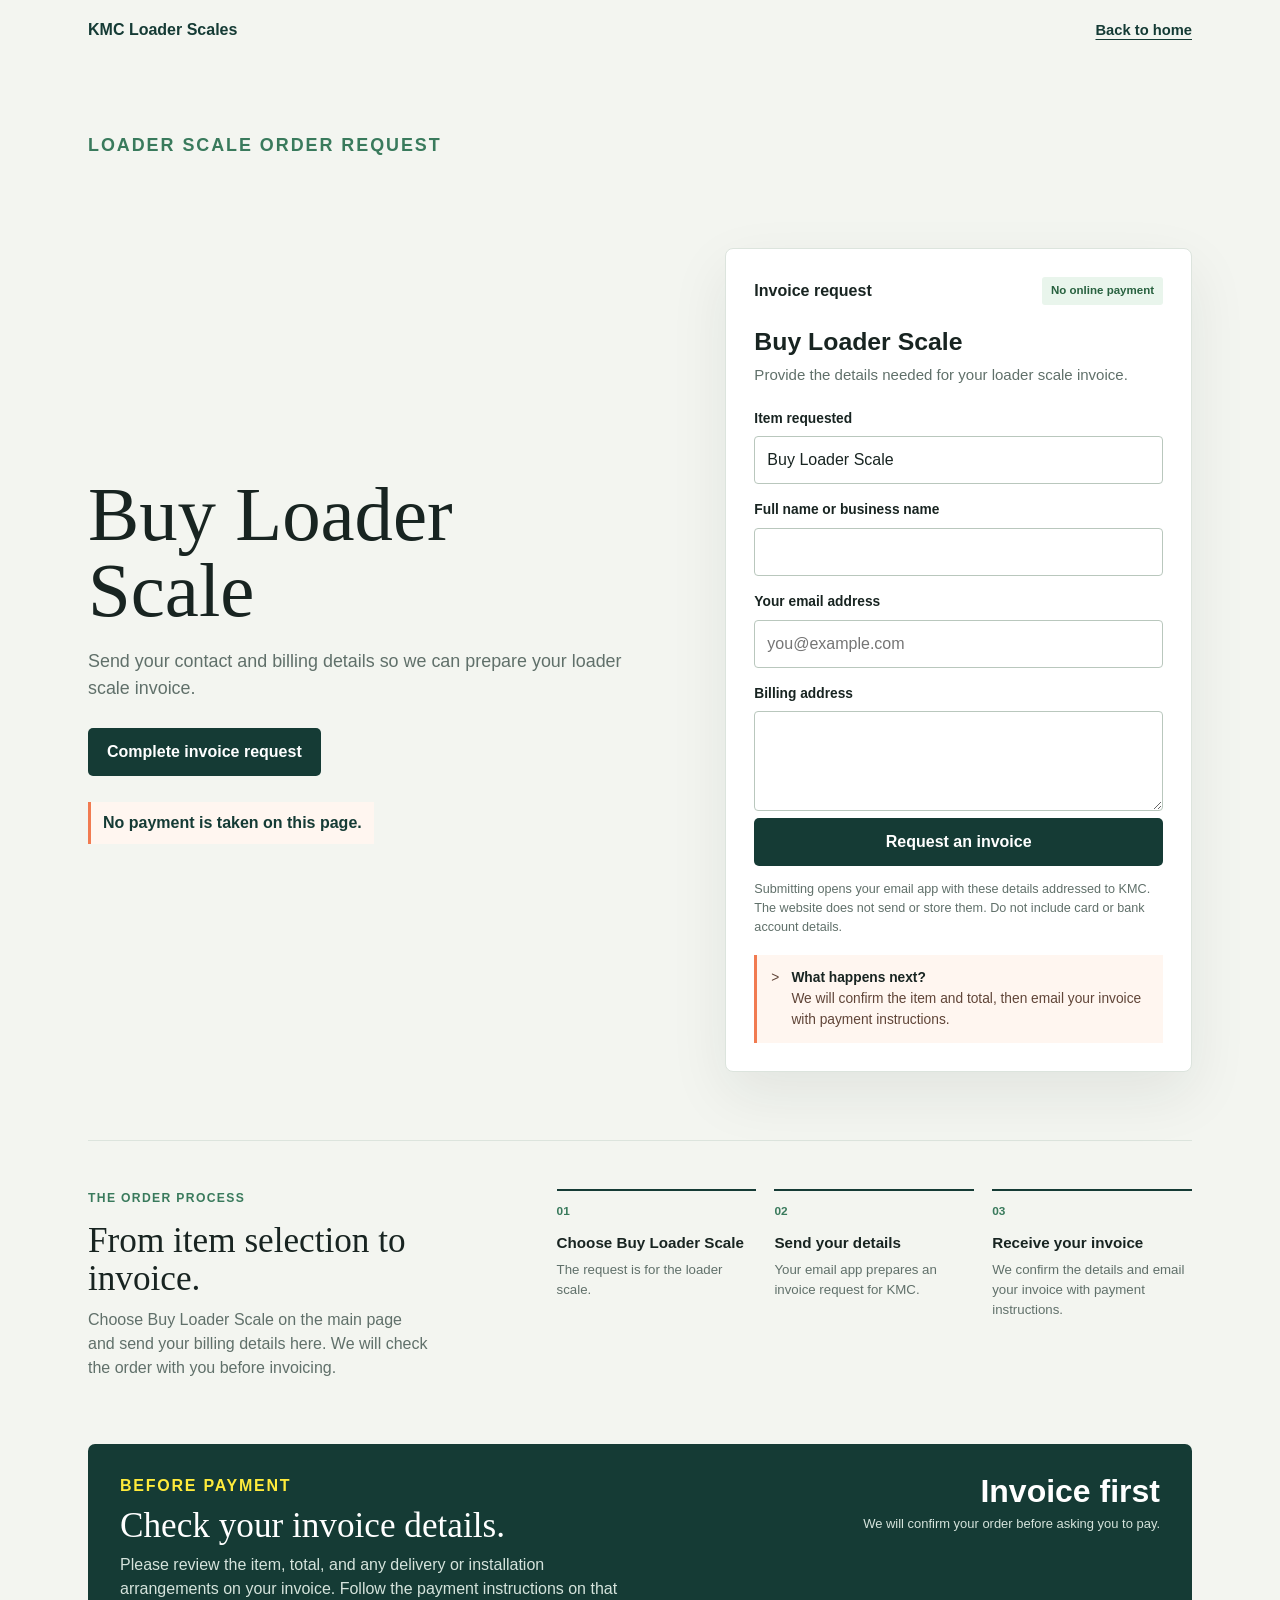
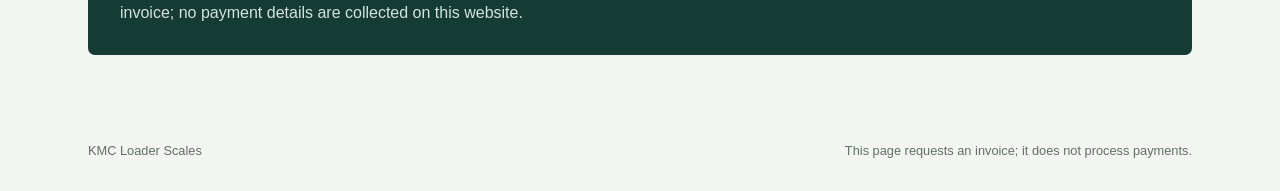
<file: payment.html>
<!DOCTYPE html>
<html lang="en">
<head>
<meta charset="UTF-8">
<meta name="viewport" content="width=device-width, initial-scale=1.0">
<meta name="theme-color" content="#153b35">
<meta name="description" content="Request an invoice for the KMC loader scale.">
<title>KMC | Buy Loader Scale</title>
<link rel="canonical" href="https://kineticmeasure.info/payment.html">
<meta property="og:type" content="website">
<meta property="og:title" content="KMC | Buy Loader Scale">
<meta property="og:description" content="Request an invoice for the KMC loader scale.">
<meta property="og:url" content="https://kineticmeasure.info/payment.html">
<meta property="og:image" content="https://kineticmeasure.info/LoaderSystem.png">
<meta property="og:image:alt" content="Loader scale monitoring system">

<style>
  :root {
    color-scheme: light;
    --ink: #182421;
    --muted: #60706a;
    --paper: #f3f5f0;
    --surface: #ffffff;
    --forest: #153b35;
    --mint: #c9efdc;
    --orange: #f17b51;
    --line: #dce4dd;
  }

  * { box-sizing: border-box; }

  html { scroll-behavior: smooth; }

  body {
    margin: 0;
    background: var(--paper);
    color: var(--ink);
    font-family: "Trebuchet MS", "Segoe UI", sans-serif;
    line-height: 1.5;
  }

  a { color: inherit; }

  .topbar {
    display: flex;
    align-items: center;
    justify-content: space-between;
    max-width: 1160px;
    margin: 0 auto;
    padding: 18px 28px;
  }

  .brand {
    display: inline-flex;
    align-items: center;
    gap: 11px;
    color: var(--forest);
    font-size: 1rem;
    font-weight: 800;
    text-decoration: none;
  }

  .brand img {
    width: 42px;
    height: 42px;
    object-fit: contain;
    border-radius: 50%;
  }

  .topbar a:last-child {
    color: var(--forest);
    font-size: 0.92rem;
    font-weight: 700;
    text-decoration-thickness: 1px;
    text-underline-offset: 4px;
  }

  main {
    max-width: 1160px;
    margin: 0 auto;
    padding: 18px 28px 64px;
  }

  .hero {
    display: grid;
    grid-template-columns: minmax(0, 1.08fr) minmax(340px, 0.92fr);
    align-items: center;
    gap: clamp(36px, 7vw, 92px);
    padding: 54px 0 68px;
  }

  .hero .eyebrow { grid-column: 1 / -1; margin-bottom: 0; font-size: 1.12rem; }
  .eyebrow {
    margin: 0 0 15px;
    color: #397a5c;
    font-size: 0.76rem;
    font-weight: 800;
    letter-spacing: 0.11em;
    text-transform: uppercase;
  }

  h1, h2, p { margin-top: 0; }

  h1 {
    max-width: 660px;
    margin-bottom: 19px;
    font-family: Georgia, "Times New Roman", serif;
    font-size: clamp(2.8rem, 6vw, 5.25rem);
    font-weight: 500;
    letter-spacing: 0;
    line-height: 0.99;
  }

  .hero-copy {
    max-width: 540px;
    margin-bottom: 26px;
    color: var(--muted);
    font-size: 1.12rem;
  }

  .button {
    display: inline-flex;
    min-height: 48px;
    align-items: center;
    justify-content: center;
    padding: 12px 19px;
    border: 0;
    border-radius: 5px;
    background: var(--forest);
    color: #fff;
    font: inherit;
    font-weight: 800;
    text-align: center;
    text-decoration: none;
    cursor: pointer;
  }

  .button:hover { background: #20584b; }

  .hero-note {
    display: flex;
    width: fit-content;
    align-items: center;
    min-height: 42px;
    margin: 1.6em 0 0;
    padding: 8px 12px;
    border-left: 3px solid var(--orange);
    background: #fff6f0;
    color: var(--forest);
    font-size: 1rem;
    font-weight: 800;
  }

  .payment-panel {
    position: relative;
    padding: 28px;
    border: 1px solid var(--line);
    border-radius: 8px;
    background: var(--surface);
    box-shadow: 0 22px 60px rgba(24, 36, 33, 0.08);
  }

  .panel-topline {
    display: flex;
    align-items: center;
    justify-content: space-between;
    gap: 12px;
    margin-bottom: 23px;
  }

  .panel-topline strong { font-size: 1rem; }

  .status {
    padding: 5px 9px;
    border-radius: 3px;
    background: #e9f5ec;
    color: #28613f;
    font-size: 0.72rem;
    font-weight: 800;
  }

  .payment-panel h2 {
    margin-bottom: 8px;
    font-size: 1.55rem;
    line-height: 1.15;
  }

  .panel-copy {
    margin-bottom: 22px;
    color: var(--muted);
    font-size: 0.94rem;
  }

  label {
    display: block;
    margin: 16px 0 7px;
    font-size: 0.86rem;
    font-weight: 800;
  }

  input {
    width: 100%;
    min-height: 48px;
    padding: 11px 12px;
    border: 1px solid #b9c7bd;
    border-radius: 4px;
    background: #fff;
    color: var(--ink);
    font: inherit;
  }

  textarea {
    width: 100%;
    min-height: 100px;
    padding: 11px 12px;
    border: 1px solid #b9c7bd;
    border-radius: 4px;
    background: #fff;
    color: var(--ink);
    font: inherit;
    resize: vertical;
  }

  input:focus-visible, textarea:focus-visible, .button:focus-visible, a:focus-visible {
    outline: 3px solid var(--orange);
    outline-offset: 3px;
  }

  .payment-note {
    color: var(--muted);
    font-size: 0.79rem;
  }

  .payment-note { margin: 15px 0 0; }

  .payment-actions {
    display: grid;
    gap: 10px;
  }

  .payment-actions .button { width: 100%; }

  .payment-note { margin: 14px 0 0; }

  .no-catalogue {
    display: flex;
    align-items: flex-start;
    gap: 12px;
    margin-top: 18px;
    padding: 13px 14px;
    border-left: 3px solid var(--orange);
    background: #fff6f0;
    color: #604538;
    font-size: 0.86rem;
  }

  .no-catalogue strong { color: var(--ink); }

  .process {
    display: grid;
    grid-template-columns: 0.8fr 1.2fr;
    gap: 45px;
    padding: 48px 0;
    border-top: 1px solid var(--line);
  }

  .process h2, .offer h2 {
    margin-bottom: 10px;
    font-family: Georgia, "Times New Roman", serif;
    font-size: 2.2rem;
    font-weight: 500;
    line-height: 1.08;
  }

  .process-intro { max-width: 340px; color: var(--muted); }

  .steps {
    display: grid;
    grid-template-columns: repeat(3, 1fr);
    gap: 18px;
    margin: 0;
    padding: 0;
    list-style: none;
  }

  .steps li { padding-top: 12px; border-top: 2px solid var(--forest); }
  .steps span { display: block; margin-bottom: 11px; color: #397a5c; font-size: 0.74rem; font-weight: 800; }
  .steps strong { display: block; margin-bottom: 5px; font-size: 0.95rem; }
  .steps p { margin: 0; color: var(--muted); font-size: 0.83rem; }

  .offer {
    display: grid;
    grid-template-columns: minmax(0, 1fr) minmax(0, 1fr);
    align-items: stretch;
    gap: 26px;
    padding: 30px 32px;
    border-radius: 7px;
    background: var(--forest);
    color: #fff;
  }

  .offer .eyebrow { margin-bottom: 9px; color: #ffeb3b; font-size: 1rem; }
  .offer h2 { margin-bottom: 8px; }
  .offer p { max-width: 590px; margin: 0; color: #d5e3dc; }
  .offer-aside { display: flex; flex-direction: column; align-items: stretch; justify-content: space-between; gap: 18px; }
  .offer-price { min-width: 170px; text-align: right; }
  .offer-price strong { display: block; font-size: 2rem; line-height: 1.1; }
  .offer-price span { display: block; margin-top: 4px; color: #d5e3dc; font-size: 0.81rem; }
  .offer-product { display: grid; width: 100%; grid-template-columns: minmax(0, 1fr) minmax(120px, 220px); align-items: center; gap: 14px; }
  .offer-image { display: block; width: 100%; height: auto; border-radius: 4px; }
  .offer-product p { margin: 0; }

  footer {
    display: flex;
    justify-content: space-between;
    gap: 20px;
    max-width: 1160px;
    margin: 0 auto;
    padding: 22px 28px 30px;
    color: var(--muted);
    font-size: 0.8rem;
  }

  @media (max-width: 820px) {
    .hero { grid-template-columns: 1fr; gap: 34px; padding-top: 32px; }
    .payment-panel { max-width: 560px; }
    .process { grid-template-columns: 1fr; gap: 18px; }
  }

  @media (max-width: 680px) {
    .offer { grid-template-columns: 1fr; }
    .offer-price { min-width: 0; text-align: left; }
    .offer-product { grid-template-columns: minmax(0, 1fr) minmax(100px, 150px); gap: 10px; }
  }

  @media (max-width: 560px) {
    .topbar, main { padding-right: 18px; padding-left: 18px; }
    .topbar { padding-top: 14px; padding-bottom: 14px; }
    .brand { font-size: 0.92rem; }
    .topbar a:last-child { font-size: 0.8rem; }
    .hero { padding-top: 28px; padding-bottom: 44px; }
    h1 { font-size: 3rem; }
    .hero-note { margin: 1.6em 0 0; }
    .payment-panel { padding: 21px 18px; }
    .steps { grid-template-columns: 1fr; gap: 15px; }
    .steps li { display: grid; grid-template-columns: 36px 1fr; column-gap: 8px; }
    .steps span { grid-row: span 2; margin: 0; }
    .steps strong { margin-bottom: 2px; }
    .offer { padding: 25px 21px; }
    footer { flex-direction: column; gap: 5px; padding-right: 18px; padding-left: 18px; }
  }

  @media (prefers-reduced-motion: reduce) {
    html { scroll-behavior: auto; }
  }
</style>
</head>

<body>
  <header class="topbar">
    <a class="brand" href="#top" aria-label="KMC Loader Scales">
      <span>KMC Loader Scales</span>
    </a>
    <a href="index.html">Back to home</a>
  </header>

  <main id="top">
    <section class="hero" aria-labelledby="main-heading">
      <p class="eyebrow">Loader scale order request</p>
      <div>
        <h1 id="main-heading">Buy Loader Scale</h1>
        <p class="hero-copy">Send your contact and billing details so we can prepare your loader scale invoice.</p>
        <a class="button" href="#payment">Complete invoice request</a>
        <p class="hero-note">No payment is taken on this page.</p>
      </div>

      <section class="payment-panel" id="payment" aria-labelledby="payment-heading">
        <div class="panel-topline">
          <strong>Invoice request</strong>
          <span class="status">No online payment</span>
        </div>
        <h2 id="payment-heading">Buy Loader Scale</h2>
        <p class="panel-copy">Provide the details needed for your loader scale invoice.</p>

        <form id="order-form">
          <label for="order-reference">Item requested</label>
          <input id="order-reference" name="reference" type="text" value="Buy Loader Scale" autocomplete="off" readonly required>

          <label for="customer-name">Full name or business name</label>
          <input id="customer-name" name="customerName" type="text" maxlength="120" autocomplete="name" required>

          <label for="customer-email">Your email address</label>
          <input id="customer-email" name="email" type="email" maxlength="254" placeholder="you@example.com" autocomplete="email" required>

          <label for="billing-address">Billing address</label>
          <textarea id="billing-address" name="billingAddress" maxlength="500" autocomplete="street-address" required></textarea>

          <div class="payment-actions">
            <button class="button" type="submit">Request an invoice</button>
          </div>
          <p class="payment-note" id="order-note" aria-live="polite">Submitting opens your email app with these details addressed to KMC. The website does not send or store them. Do not include card or bank account details.</p>
        </form>

        <div class="no-catalogue">
          <span aria-hidden="true">&gt;</span>
          <div><strong>What happens next?</strong><br>We will confirm the item and total, then email your invoice with payment instructions.</div>
        </div>
      </section>
    </section>

    <section class="process" id="process" aria-labelledby="process-heading">
      <div>
        <p class="eyebrow">The order process</p>
        <h2 id="process-heading">From item selection to invoice.</h2>
        <p class="process-intro">Choose Buy Loader Scale on the main page and send your billing details here. We will check the order with you before invoicing.</p>
      </div>
      <ol class="steps">
        <li><span>01</span><strong>Choose Buy Loader Scale</strong><p>The request is for the loader scale.</p></li>
        <li><span>02</span><strong>Send your details</strong><p>Your email app prepares an invoice request for KMC.</p></li>
        <li><span>03</span><strong>Receive your invoice</strong><p>We confirm the details and email your invoice with payment instructions.</p></li>
      </ol>
    </section>

    <section class="offer" id="offer" aria-labelledby="offer-heading">
      <div>
        <p class="eyebrow">Before payment</p>
        <h2 id="offer-heading">Check your invoice details.</h2>
        <p>Please review the item, total, and any delivery or installation arrangements on your invoice. Follow the payment instructions on that invoice; no payment details are collected on this website.</p>
      </div>
      <div class="offer-aside">
        <div class="offer-price"><strong>Invoice first</strong><span>We will confirm your order before asking you to pay.</span></div>
      </div>
    </section>
  </main>

  <footer>
    <span>KMC Loader Scales</span>
    <span>This page requests an invoice; it does not process payments.</span>
  </footer>

  <script>
    const sellerEmail = "kineticmeasure@outlook.com";
    const orderForm = document.querySelector("#order-form");
    const orderNote = document.querySelector("#order-note");
    orderForm.addEventListener("submit", (event) => {
      event.preventDefault();
      if (!orderForm.reportValidity()) return;

      const formData = new FormData(orderForm);
      const subject = `Invoice request: ${formData.get("reference")}`;
      const body = [
        `Item requested: ${formData.get("reference")}`,
        `Name or business: ${formData.get("customerName")}`,
        `Customer email: ${formData.get("email")}`,
        `Billing address: ${formData.get("billingAddress")}`,
        "Please confirm the item and total, then email an invoice with payment instructions."
      ].join("\n");
      window.location.href = `mailto:${sellerEmail}?subject=${encodeURIComponent(subject)}&body=${encodeURIComponent(body)}`;
    });
  </script>
</body>
</html>
</file>
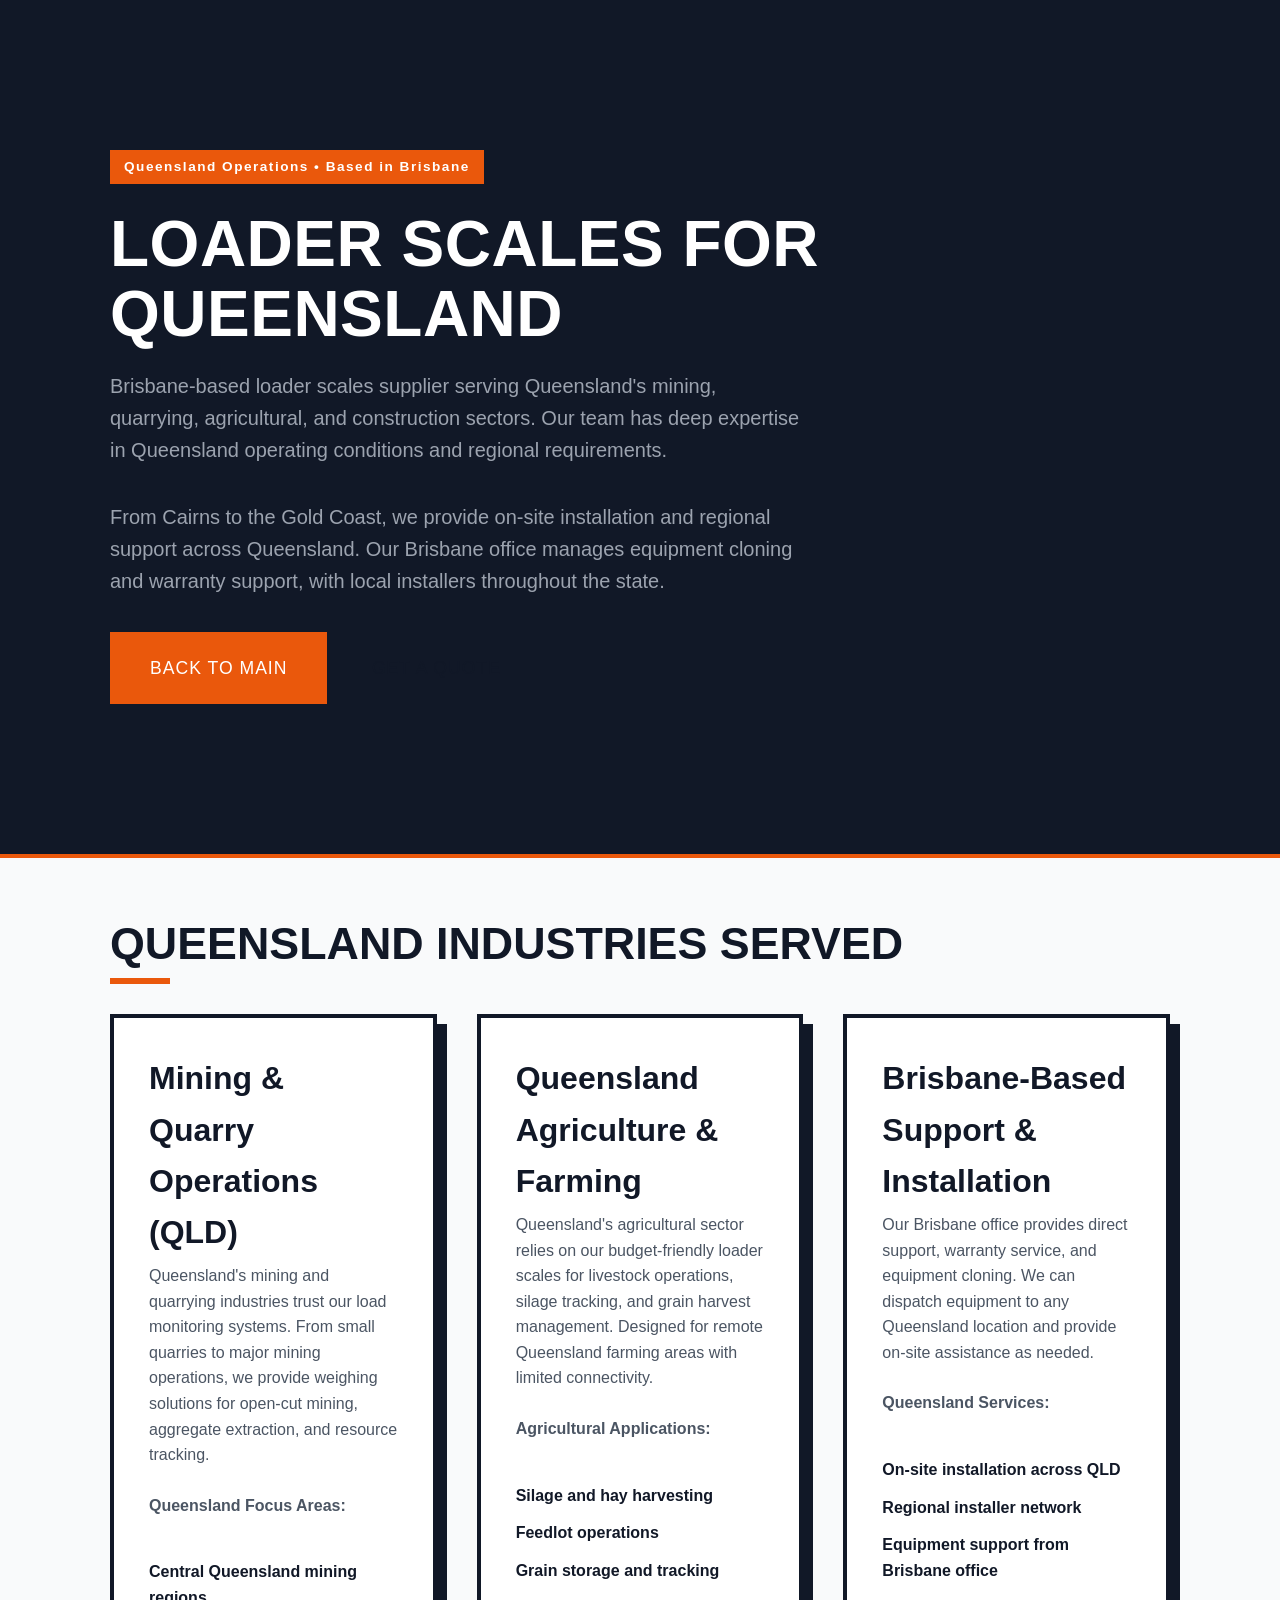
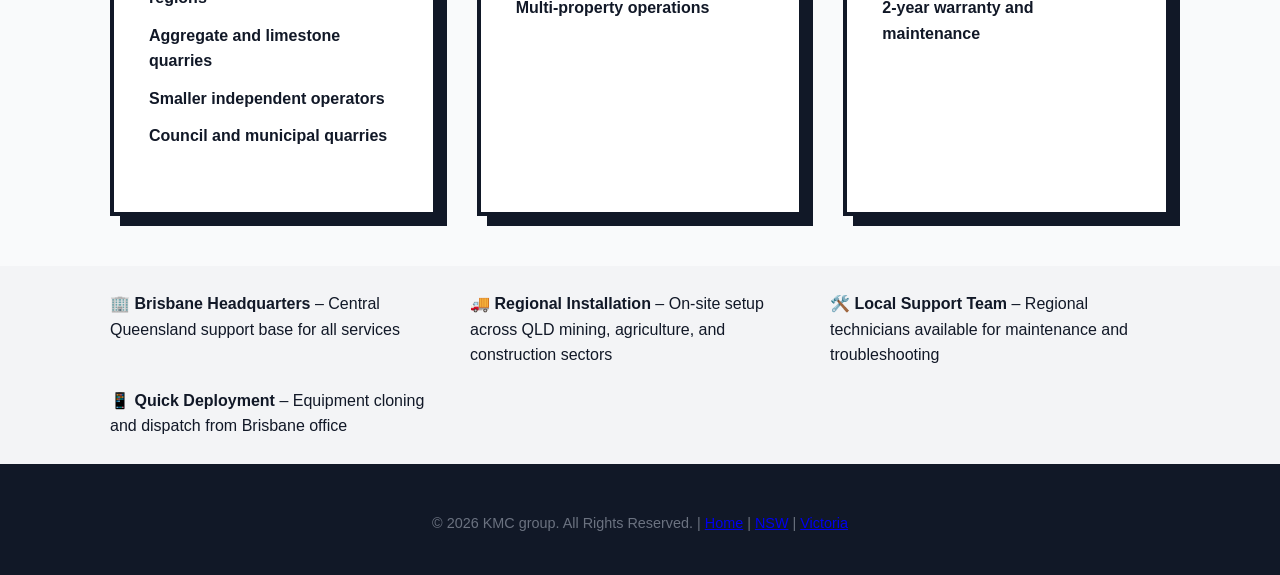
<file: queensland.html>
<!DOCTYPE html>
<html lang="en">
<head>
    <meta charset="UTF-8">
    <meta name="viewport" content="width=device-width, initial-scale=1.0">
    <meta name="description" content="Loader scales for Queensland mining, agriculture, and construction. Brisbane-based with regional installers. Real-time monitoring, 2-year warranty. On-site installation support.">
    <meta name="keywords" content="Queensland loader scales, Brisbane loader scales, QLD weighing systems, mining scales, agricultural scales Queensland">
    <meta property="og:title" content="Loader Scales Queensland | Brisbane Based | KMC">
    <meta property="og:description" content="Brisbane-based loader scales for QLD mining, agriculture, and construction operations. On-site installation and regional support.">
    <meta property="og:type" content="website">
    <title>Loader Scales Queensland | Brisbane | KMC</title>
    <link rel="stylesheet" href="style.css">
    
    <!-- Schema Markup for Queensland -->
    <script type="application/ld+json">
    {
      "@context": "https://schema.org",
      "@type": "LocalBusiness",
      "name": "KMC Loader Scales - Brisbane, Queensland",
      "description": "Loader scales and weighing systems based in Brisbane, Queensland with on-site installation support",
      "url": "https://kineticmeasure.info/queensland.html",
      "telephone": "",
      "address": {
        "@type": "PostalAddress",
        "streetAddress": "Brisbane",
        "addressLocality": "Brisbane",
        "addressRegion": "QLD",
        "addressCountry": "AU"
      },
      "geo": {
        "@type": "GeoCoordinates",
        "latitude": -27.4698,
        "longitude": 153.0251
      },
      "image": "LoaderSystem.png",
      "areaServed": ["QLD", "regional areas of QLD"],
      "serviceType": "Loader Scales & Installation",
      "priceRange": "$$"
    }
    </script>
</head>
<body>

    <!-- HERO SECTION -->
    <header class="hero">
        <div class="container">
            <span class="badge">Queensland Operations • Based in Brisbane</span>
            <h1>LOADER SCALES FOR QUEENSLAND</h1>
            <p>Brisbane-based loader scales supplier serving Queensland's mining, quarrying, agricultural, and construction sectors. Our team has deep expertise in Queensland operating conditions and regional requirements.</p>
            <p>From Cairns to the Gold Coast, we provide on-site installation and regional support across Queensland. Our Brisbane office manages equipment cloning and warranty support, with local installers throughout the state.</p>
            
            <a href="index.html" class="btn btn-primary">BACK TO MAIN</a>
            <a href="payment.html#payment" class="btn btn-secondary">GET A QUOTE</a>
        </div>
    </header>

    <!-- QUEENSLAND OPERATIONS -->
    <section class="services container">
        <h2>QUEENSLAND INDUSTRIES SERVED</h2>
        
        <div class="grid">
            <!-- Mining & Quarries -->
            <div class="card">
                <h3>Mining & Quarry Operations (QLD)</h3>
                <p>Queensland's mining and quarrying industries trust our load monitoring systems. From small quarries to major mining operations, we provide weighing solutions for open-cut mining, aggregate extraction, and resource tracking.</p>
                <p><strong>Queensland Focus Areas:</strong></p>
                <ul style="text-align: left; margin: 1em 0;">
                    <li>Central Queensland mining regions</li>
                    <li>Aggregate and limestone quarries</li>
                    <li>Smaller independent operators</li>
                    <li>Council and municipal quarries</li>
                </ul>
            </div>

            <!-- Agricultural -->
            <div class="card">
                <h3>Queensland Agriculture & Farming</h3>
                <p>Queensland's agricultural sector relies on our budget-friendly loader scales for livestock operations, silage tracking, and grain harvest management. Designed for remote Queensland farming areas with limited connectivity.</p>
                <p><strong>Agricultural Applications:</strong></p>
                <ul style="text-align: left; margin: 1em 0;">
                    <li>Silage and hay harvesting</li>
                    <li>Feedlot operations</li>
                    <li>Grain storage and tracking</li>
                    <li>Multi-property operations</li>
                </ul>
            </div>

            <!-- Brisbane HQ Support -->
            <div class="card">
                <h3>Brisbane-Based Support & Installation</h3>
                <p>Our Brisbane office provides direct support, warranty service, and equipment cloning. We can dispatch equipment to any Queensland location and provide on-site assistance as needed.</p>
                <p><strong>Queensland Services:</strong></p>
                <ul style="text-align: left; margin: 1em 0;">
                    <li>On-site installation across QLD</li>
                    <li>Regional installer network</li>
                    <li>Equipment support from Brisbane office</li>
                    <li>2-year warranty and maintenance</li>
                </ul>
            </div>
        </div>
    </section>

    <!-- REGIONAL INFO -->
    <section class="value-bar">
        <div class="container value-grid">
            <div class="value-item">🏢 <strong>Brisbane Headquarters</strong> – Central Queensland support base for all services</div>
            <div class="value-item">🚚 <strong>Regional Installation</strong> – On-site setup across QLD mining, agriculture, and construction sectors</div>
            <div class="value-item">🛠️ <strong>Local Support Team</strong> – Regional technicians available for maintenance and troubleshooting</div>
            <div class="value-item">📱 <strong>Quick Deployment</strong> – Equipment cloning and dispatch from Brisbane office</div>
        </div>
    </section>

    <!-- FOOTER -->
    <footer>
        <p>&copy; 2026 KMC group. All Rights Reserved. | <a href="index.html">Home</a> | <a href="nsw.html">NSW</a> | <a href="victoria.html">Victoria</a></p>
    </footer>

</body>
</html>
</file>
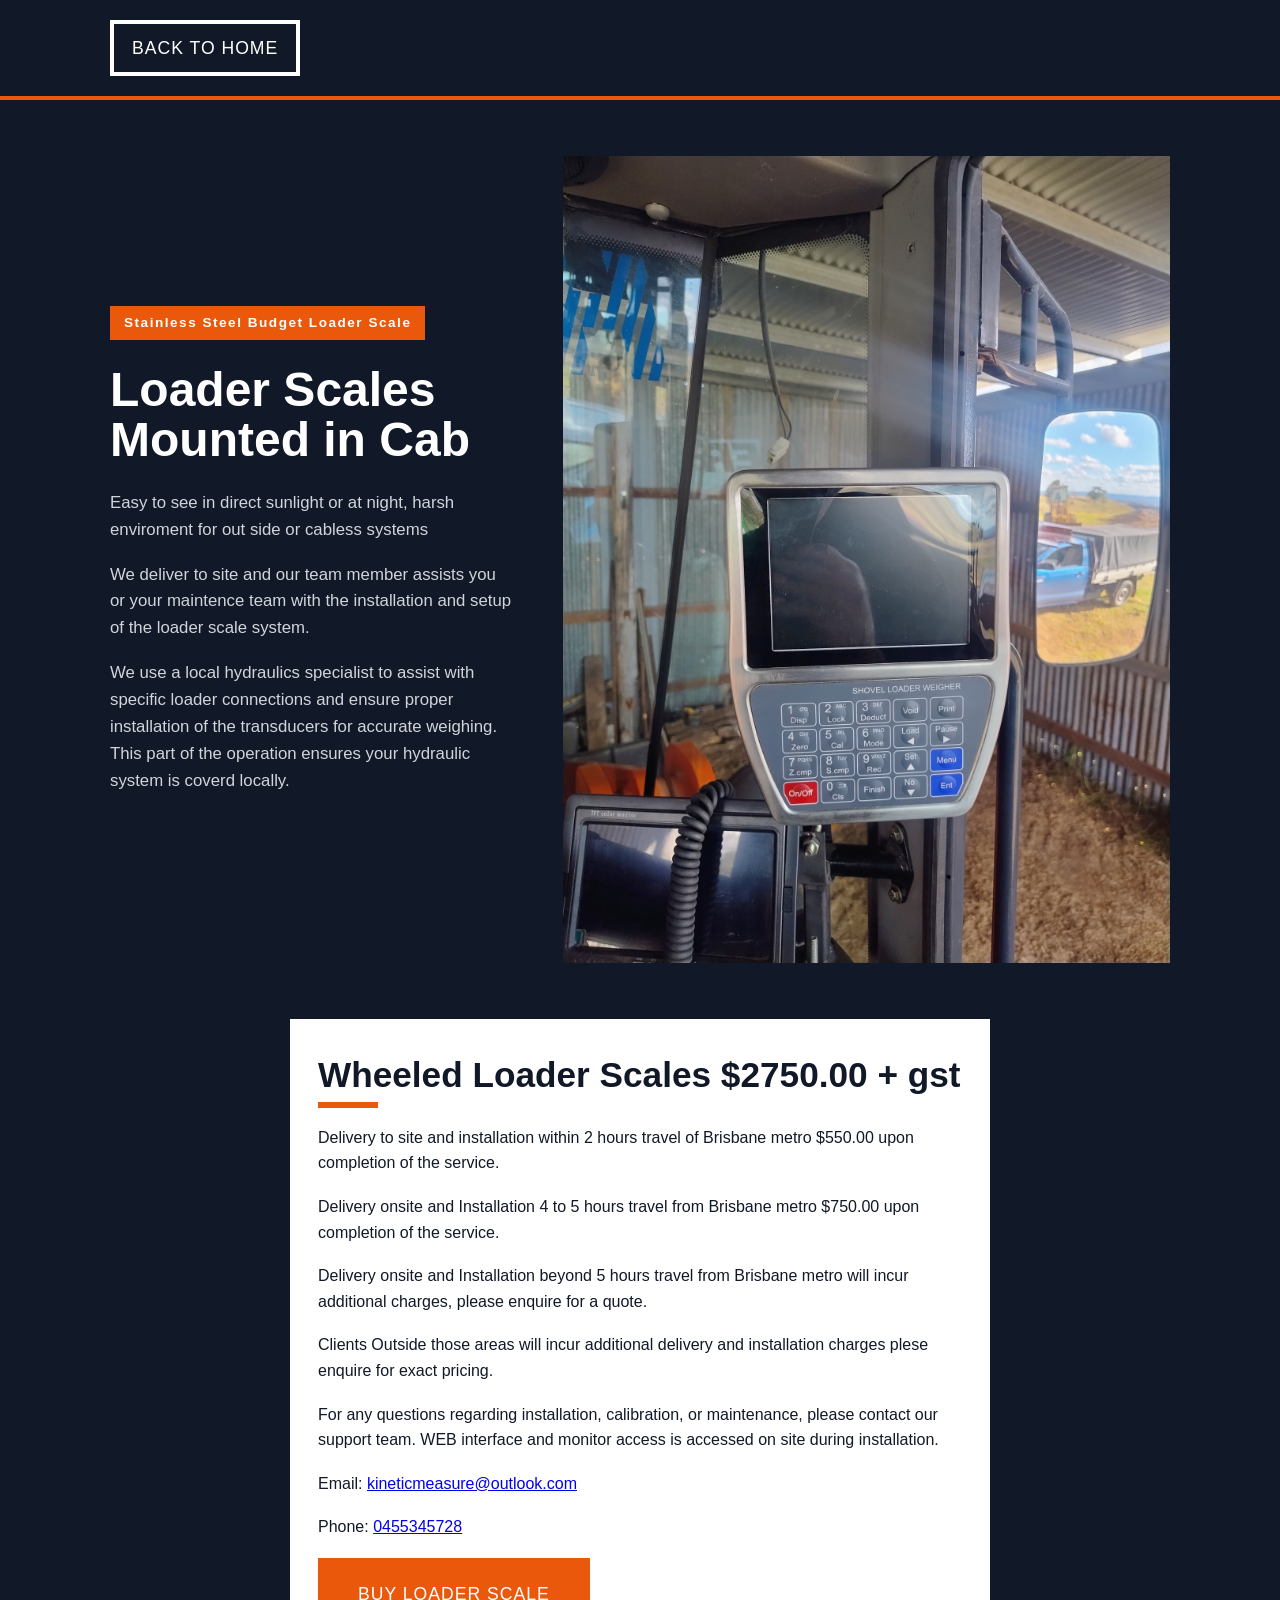
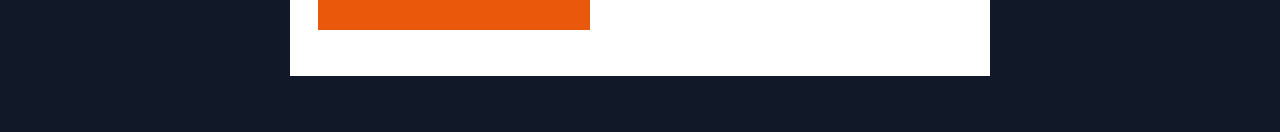
<file: showcase.html>
<!DOCTYPE html>
<html lang="en">
<head>
    <meta charset="UTF-8">
    <meta name="viewport" content="width=device-width, initial-scale=1.0">
    <title>Loader Scales | Web Monitoring</title>
    <link rel="stylesheet" href="style.css">
</head>
<body class="showcase-page">
    <nav class="showcase-nav" aria-label="Page navigation">
        <div class="container">
            <a href="index.html" class="btn">Back to home</a>
        </div>
    </nav>

    <main class="showcase-layout container">
        <section class="showcase-copy" aria-labelledby="boom-title">
            <span class="badge">Stainless Steel Budget Loader Scale</span>
            <h1 id="boom-title">Loader Scales Mounted in Cab </h1>
            <p>Easy to see in direct sunlight or at night, harsh enviroment for out side or cabless systems</p></p>
            <p> We deliver to site and our team member assists you or your maintence team with the installation and setup of the loader scale system.</p>
            <p> We use a local hydraulics specialist to assist with specific loader connections and ensure proper installation of the transducers for accurate weighing. This part of the operation ensures your hydraulic system is coverd locally.</p>
        </section>
        <img class="showcase-image" src="BudgetLoader.jpg" alt="Portable boom weighing system">
    </main>

    <section id="contact-info" class="order-info" aria-labelledby="contact-title">
        <h2 id="contact-title">Wheeled Loader Scales $2750.00 + gst</h2>
        <p>Delivery to site and installation within 2 hours travel of Brisbane metro $550.00 upon completion of the service.</p>
        <p>Delivery onsite and Installation 4 to 5 hours travel from Brisbane metro $750.00 upon completion of the service.</p>
        <p>Delivery onsite and Installation beyond 5 hours travel from Brisbane metro will incur additional charges, please enquire for a quote.</p>
        <p>Clients Outside those areas will incur additional delivery and installation charges plese enquire for exact pricing.</p>
        <p>For any questions regarding installation, calibration, or maintenance, please contact our support team. WEB interface and monitor access is accessed on site during installation.</p>
        <p>Email: <a href="mailto:kineticmeasure@outlook.com">kineticmeasure@outlook.com</a></p>
        <p>Phone: <a href="tel:0455345728">0455345728</a></p>
        <p><a href="payment.html#payment" class="btn btn-primary">BUY LOADER SCALE</a></p>
            </section>

</body>
</html>
</file>
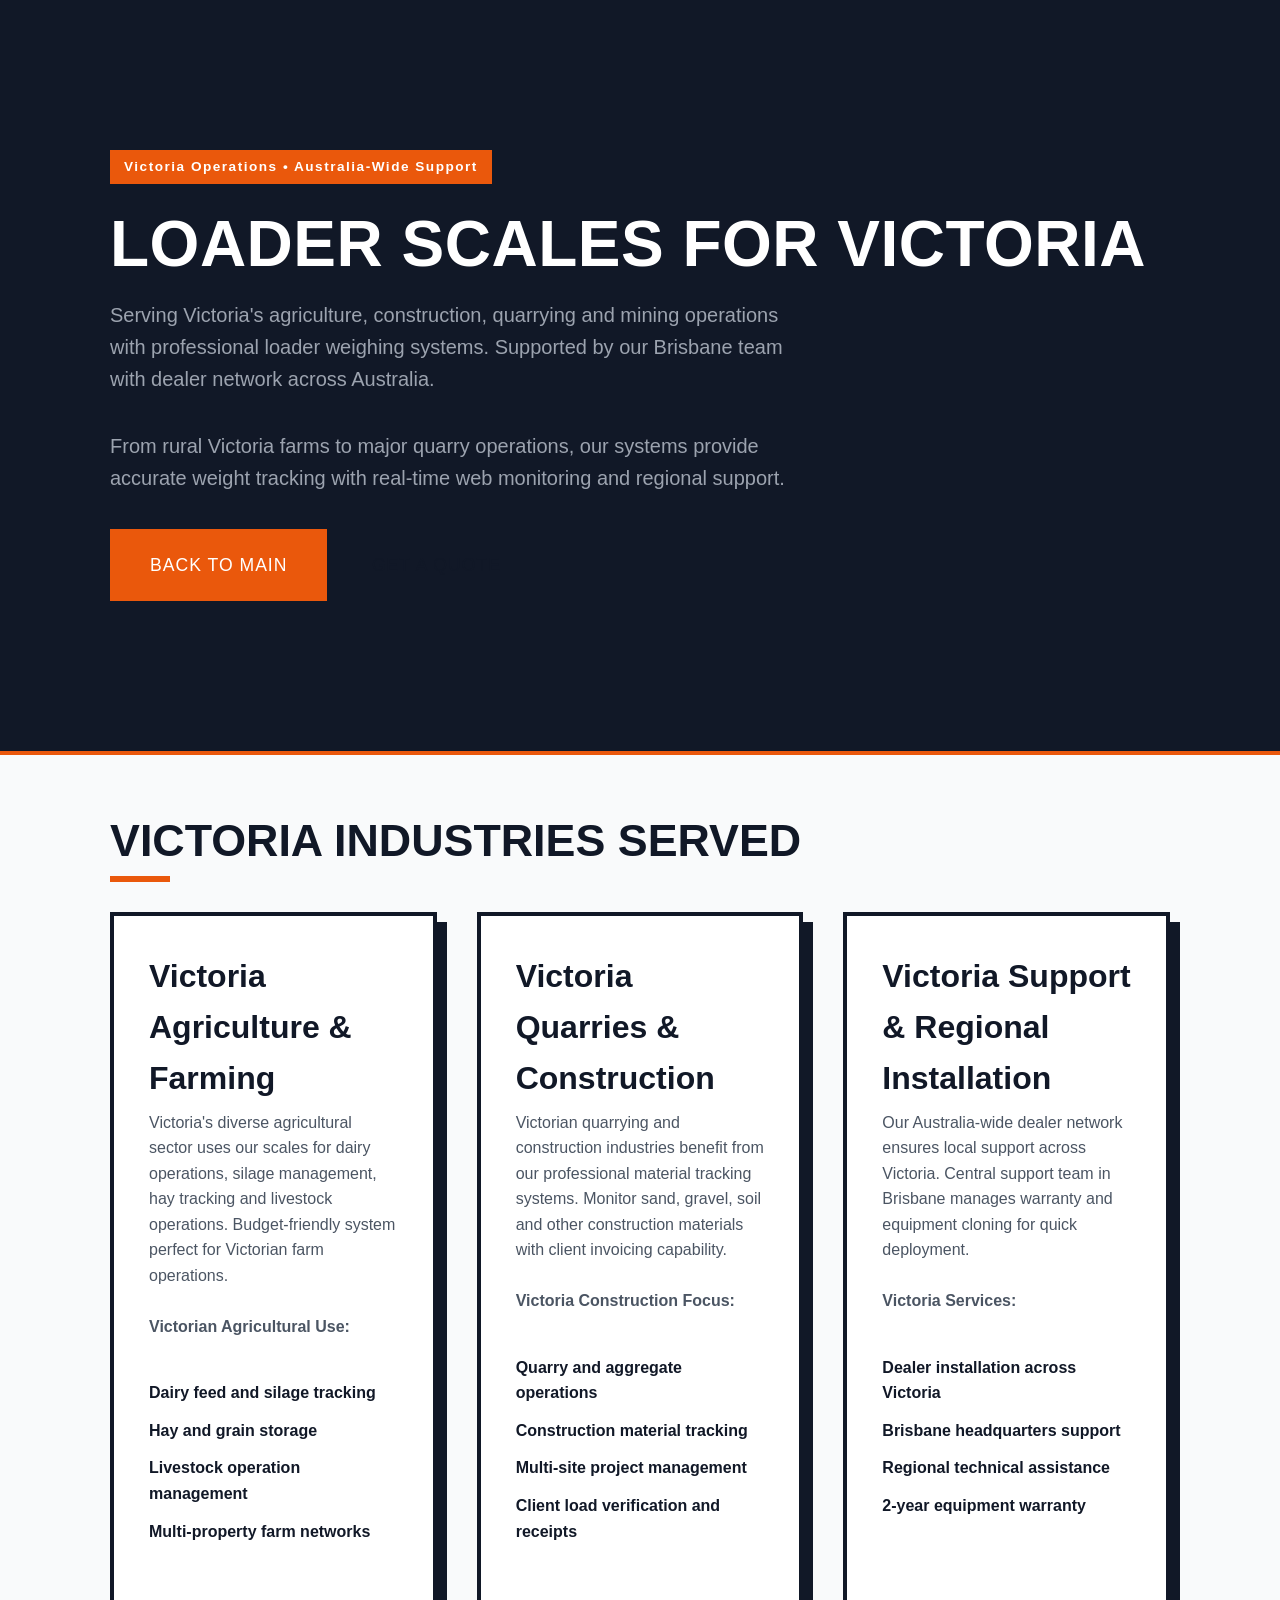
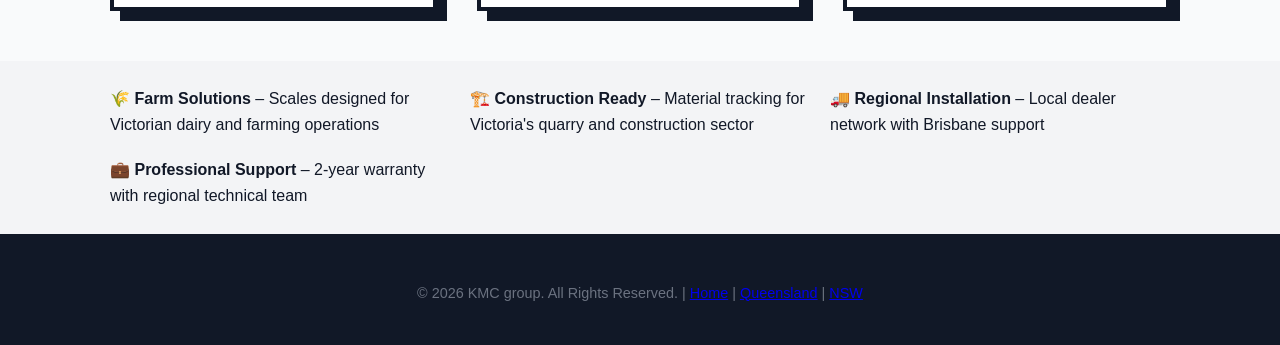
<file: victoria.html>
<!DOCTYPE html>
<html lang="en">
<head>
    <meta charset="UTF-8">
    <meta name="viewport" content="width=device-width, initial-scale=1.0">
    <meta name="description" content="Loader scales for Victoria agriculture, quarries and construction. Melbourne-based support. Real-time monitoring system with Australian warranty. Regional installation available.">
    <meta name="keywords" content="Victoria loader scales, Melbourne loader scales, VIC weighing systems, agricultural scales Victoria, quarry scales Victoria">
    <meta property="og:title" content="Loader Scales Victoria | Melbourne | KMC">
    <meta property="og:description" content="Victoria loader scales for agriculture, quarries and construction with Australia-wide support network.">
    <meta property="og:type" content="website">
    <title>Loader Scales Victoria | Melbourne | KMC</title>
    <link rel="stylesheet" href="style.css">
    
    <!-- Schema Markup for Victoria -->
    <script type="application/ld+json">
    {
      "@context": "https://schema.org",
      "@type": "LocalBusiness",
      "name": "KMC Loader Scales - Victoria",
      "description": "Loader scales serving Victoria agriculture, quarries, mining and construction industries",
      "url": "https://kineticmeasure.info/victoria.html",
      "areaServed": ["VIC", "Victoria"],
      "serviceType": "Loader Scales & Weighing Systems",
      "priceRange": "$$"
    }
    </script>
</head>
<body>

    <!-- HERO SECTION -->
    <header class="hero">
        <div class="container">
            <span class="badge">Victoria Operations • Australia-Wide Support</span>
            <h1>LOADER SCALES FOR VICTORIA</h1>
            <p>Serving Victoria's agriculture, construction, quarrying and mining operations with professional loader weighing systems. Supported by our Brisbane team with dealer network across Australia.</p>
            <p>From rural Victoria farms to major quarry operations, our systems provide accurate weight tracking with real-time web monitoring and regional support.</p>
            
            <a href="index.html" class="btn btn-primary">BACK TO MAIN</a>
            <a href="payment.html#payment" class="btn btn-secondary">GET A QUOTE</a>
        </div>
    </header>

    <!-- VICTORIA OPERATIONS -->
    <section class="services container">
        <h2>VICTORIA INDUSTRIES SERVED</h2>
        
        <div class="grid">
            <!-- Agriculture -->
            <div class="card">
                <h3>Victoria Agriculture & Farming</h3>
                <p>Victoria's diverse agricultural sector uses our scales for dairy operations, silage management, hay tracking and livestock operations. Budget-friendly system perfect for Victorian farm operations.</p>
                <p><strong>Victorian Agricultural Use:</strong></p>
                <ul style="text-align: left; margin: 1em 0;">
                    <li>Dairy feed and silage tracking</li>
                    <li>Hay and grain storage</li>
                    <li>Livestock operation management</li>
                    <li>Multi-property farm networks</li>
                </ul>
            </div>

            <!-- Construction & Quarries -->
            <div class="card">
                <h3>Victoria Quarries & Construction</h3>
                <p>Victorian quarrying and construction industries benefit from our professional material tracking systems. Monitor sand, gravel, soil and other construction materials with client invoicing capability.</p>
                <p><strong>Victoria Construction Focus:</strong></p>
                <ul style="text-align: left; margin: 1em 0;">
                    <li>Quarry and aggregate operations</li>
                    <li>Construction material tracking</li>
                    <li>Multi-site project management</li>
                    <li>Client load verification and receipts</li>
                </ul>
            </div>

            <!-- Support Network -->
            <div class="card">
                <h3>Victoria Support & Regional Installation</h3>
                <p>Our Australia-wide dealer network ensures local support across Victoria. Central support team in Brisbane manages warranty and equipment cloning for quick deployment.</p>
                <p><strong>Victoria Services:</strong></p>
                <ul style="text-align: left; margin: 1em 0;">
                    <li>Dealer installation across Victoria</li>
                    <li>Brisbane headquarters support</li>
                    <li>Regional technical assistance</li>
                    <li>2-year equipment warranty</li>
                </ul>
            </div>
        </div>
    </section>

    <!-- VICTORIA FOCUS -->
    <section class="value-bar">
        <div class="container value-grid">
            <div class="value-item">🌾 <strong>Farm Solutions</strong> – Scales designed for Victorian dairy and farming operations</div>
            <div class="value-item">🏗️ <strong>Construction Ready</strong> – Material tracking for Victoria's quarry and construction sector</div>
            <div class="value-item">🚚 <strong>Regional Installation</strong> – Local dealer network with Brisbane support</div>
            <div class="value-item">💼 <strong>Professional Support</strong> – 2-year warranty with regional technical team</div>
        </div>
    </section>

    <!-- FOOTER -->
    <footer>
        <p>&copy; 2026 KMC group. All Rights Reserved. | <a href="index.html">Home</a> | <a href="queensland.html">Queensland</a> | <a href="nsw.html">NSW</a></p>
    </footer>

</body>
</html>
</file>
<file: style.css>
/* --- RESET & DESIGN VARIABLE SYSTEM --- */
* {
    margin: 0;
    padding: 0;
    box-sizing: border-box;
}

:root {
    --bg-clean: #f9fafb;      /* Bright, modern slate white */
    --primary-trade: #ea580c; /* High-vis safety orange / amber */
    --steel: #111827;         /* Deep structural steel charcoal */
    --plaster: #ffffff;
    --border-thick: 4px;      /* Heavy industrial lines */
}

body {
    font-family: 'Impact', 'Arial Black', sans-serif; /* Hard-hitting headers */
    background-color: var(--bg-clean);
    color: var(--steel);
    line-height: 1.6;
}

.container {
    max-width: 1100px;
    margin: 0 auto;
    padding: 50px 20px;
}

/* --- HERO BLOCK --- */
.hero {
    background-color: var(--steel);
    color: var(--plaster);
    text-align: left;
    padding: 100px 20px;
    border-bottom: var(--border-thick) solid var(--primary-trade);
}

.badge {
    background-color: var(--primary-trade);
    color: var(--plaster);
    font-family: sans-serif;
    font-size: 0.85rem;
    padding: 6px 14px;
    font-weight: 900;
    letter-spacing: 1.5px;
    display: inline-block;
    margin-bottom: 25px;
}

.hero h1 {
    font-size: 4rem;
    letter-spacing: 0.5px;
    line-height: 1.1;
    margin-bottom: 20px;
}

.hero p {
    font-family: Arial, sans-serif;
    font-size: 1.25rem;
    max-width: 700px;
    color: #9ca3af;
    margin-bottom: 35px;
}

/* --- VALUE SUB-BAR --- */
.value-bar {
    background-color: #f3f4f6;
    border-bottom: var(--border-thick) solid var(--steel);
}

.value-grid {
    display: grid;
    grid-template-columns: repeat(auto-fit, minmax(280px, 1fr));
    gap: 20px;
    padding: 25px 20px;
    font-family: sans-serif;
    font-size: 1rem;
}

/* --- BUTTON ELEMENTS --- */
.btn {
    display: inline-block;
    padding: 18px 36px;
    font-size: 1.1rem;
    text-decoration: none;
    text-transform: uppercase;
    border: var(--border-thick) solid var(--steel);
    letter-spacing: 1px;
    transition: transform 0.05s ease;
}

.btn-info-corner {
    position: fixed;
    top: 20px;
    right: 20px;
    display: inline-flex;
    align-items: center;
    justify-content: center;
    width: 100px;
    height: 100px;
    background-color: var(--primary-trade);
    color: var(--plaster);
    text-decoration: none;
    font-size: 2.5rem;
    border: var(--border-thick) solid var(--primary-trade);
    border-radius: 50%;
    z-index: 1000;
    transition: transform 0.05s ease, box-shadow 0.3s ease;
    box-shadow: 0 4px 8px rgba(0, 0, 0, 0.2);
}

.btn-info-corner:hover {
    transform: translate(-2px, -2px);
    box-shadow: 0 6px 12px rgba(0, 0, 0, 0.3);
}

.btn-primary {
    background-color: var(--primary-trade);
    color: var(--plaster);
    border-color: var(--primary-trade);
}

.btn-secondary {
    background-color: transparent;
    color: var(--steel);
}

.btn:hover {
    transform: translate(-2px, -2px);
}

/* --- INDUSTRIAL SERVICE CARDS --- */
h2 {
    font-size: 2.8rem;
    margin-bottom: 35px;
    position: relative;
    display: inline-block;
}

h2::after {
    content: '';
    position: absolute;
    left: 0;
    bottom: -5px;
    width: 60px;
    height: 6px;
    background-color: var(--primary-trade);
}

.grid {
    display: grid;
    grid-template-columns: repeat(auto-fit, minmax(320px, 1fr));
    gap: 40px;
}

.card {
    background: var(--plaster);
    border: var(--border-thick) solid var(--steel);
    padding: 35px;
    box-shadow: 10px 10px 0px var(--steel); /* Brutalist builder shadow */
    display: flex;
    flex-direction: column;
}

.card h3 {
    font-size: 2rem;
    margin-bottom: 5px;
    color: var(--steel);
}

.card p {
    font-family: sans-serif;
    color: #4b5563;
    margin-bottom: 25px;
}

.card-image {
    display: block;
    width: 100%;
    height: auto;
    max-width: 100%;
    border: 2px solid var(--steel);
    order: -1;
    object-fit: cover;
}

.card-image-bottom {
    display: block;
    width: 100%;
    height: auto;
    max-width: 100%;
    border: 2px solid var(--steel);
    object-fit: cover;
}

.card ul {
    list-style: none;
    font-family: sans-serif;
    font-weight: bold;
}

.card li {
    margin-bottom: 12px;
    color: var(--steel);
}

/* --- PAYPAL BOX --- */
.paypal-box {
    border: 4px dashed var(--steel);
    background-color: #fff7ed;
    padding: 40px;
    text-align: center;
    box-shadow: 6px 6px 0px var(--primary-trade);
}

.paypal-box h4 {
    font-size: 1.8rem;
    margin-bottom: 10px;
}

.paypal-box p {
    font-family: sans-serif;
    margin-bottom: 25px;
}

/* --- FOOTER --- */
footer {
    background-color: var(--steel);
    color: #6b7280;
    text-align: center;
    padding: 40px 20px;
    font-family: sans-serif;
    font-size: 0.9rem;
    border-top: var(--border-thick) solid var(--steel);
}

/* --- PORTABLE BOOM SHOWCASE PAGE --- */
.showcase-page {
    min-height: 100vh;
    background-color: var(--steel);
    color: var(--plaster);
}

.showcase-nav {
    padding: 20px;
    border-bottom: var(--border-thick) solid var(--primary-trade);
}

.showcase-nav .container {
    padding: 0 20px;
}

.showcase-nav .btn {
    padding: 10px 18px;
    color: var(--plaster);
    border-color: var(--plaster);
}

.showcase-layout {
    min-height: calc(100vh - 88px);
    display: grid;
    grid-template-columns: minmax(280px, 0.8fr) minmax(0, 1.2fr);
    align-items: center;
    gap: 48px;
    padding-top: 56px;
    padding-bottom: 56px;
}

.showcase-copy h1 {
    font-size: 3rem;
    line-height: 1.05;
    margin-bottom: 24px;
}

.showcase-copy p {
    color: #d1d5db;
    font-family: Arial, sans-serif;
    font-size: 1.05rem;
    margin-bottom: 18px;
}

.showcase-image {
    display: block;
    width: 100%;
    margin: 0 auto;
    object-fit: contain;
}

.order-info {
    max-width: 700px;
    margin: 0 auto 56px;
    padding: 28px;
    background: var(--plaster);
    color: var(--steel);
    font-family: Arial, sans-serif;
}

.order-info h2 {
    font-family: 'Impact', 'Arial Black', sans-serif;
    font-size: 2.2rem;
    margin-bottom: 22px;
}

.order-info p {
    margin-bottom: 18px;
}

.order-form {
    display: grid;
    gap: 18px;
    margin: 28px 0 36px;
}

.form-field {
    display: grid;
    gap: 6px;
}

.form-field label {
    font-weight: 700;
}

.form-field input,
.form-field textarea {
    width: 100%;
    padding: 12px;
    border: 2px solid #9ca3af;
    border-radius: 2px;
    color: var(--steel);
    font: inherit;
}

.form-field input:focus,
.form-field textarea:focus {
    outline: 3px solid var(--primary-trade);
    outline-offset: 2px;
}

.form-submit {
    justify-self: start;
    padding: 14px 20px;
    border: 2px solid var(--steel);
    background: var(--primary-trade);
    color: var(--plaster);
    font: inherit;
    font-weight: 700;
    cursor: pointer;
}

.form-submit:hover {
    background: var(--steel);
}

.punter-box {
    margin-top: 28px;
    padding: 20px;
    background: #f7f7f7;
    border: 2px solid #d1d5db;
}

.punter-box h3 {
    margin-bottom: 8px;
    font-family: 'Impact', 'Arial Black', sans-serif;
}

.punter-box p {
    margin-bottom: 0;
}

@media (max-width: 700px) {
    .container {
        padding: 38px 16px;
    }

    .hero {
        padding: 64px 16px;
    }

    .hero h1 {
        font-size: 2.5rem;
    }

    .hero p {
        font-size: 1.1rem;
    }

    .badge {
        font-size: 0.75rem;
        letter-spacing: 1px;
    }

    .btn {
        width: 100%;
        padding: 15px 18px;
        text-align: center;
    }

    h2 {
        font-size: 2.25rem;
        margin-bottom: 28px;
    }

    .grid {
        grid-template-columns: minmax(0, 1fr);
        gap: 28px;
    }

    .value-grid {
        grid-template-columns: minmax(0, 1fr);
        gap: 16px;
        padding: 24px 16px;
    }

    .card {
        padding: 24px;
        box-shadow: 6px 6px 0 var(--steel);
    }

    .card h3 {
        font-size: 1.7rem;
    }

    .showcase-nav {
        padding: 14px 16px;
    }

    .showcase-nav .container {
        padding: 0;
    }

    .showcase-nav .btn {
        width: auto;
    }

    .showcase-layout {
        grid-template-columns: minmax(0, 1fr);
        gap: 32px;
        padding-top: 38px;
        padding-bottom: 38px;
    }

    .showcase-copy h1 {
        font-size: 2.35rem;
    }

    .order-info {
        margin: 0 16px 38px;
        padding: 22px;
    }
}
</file>
